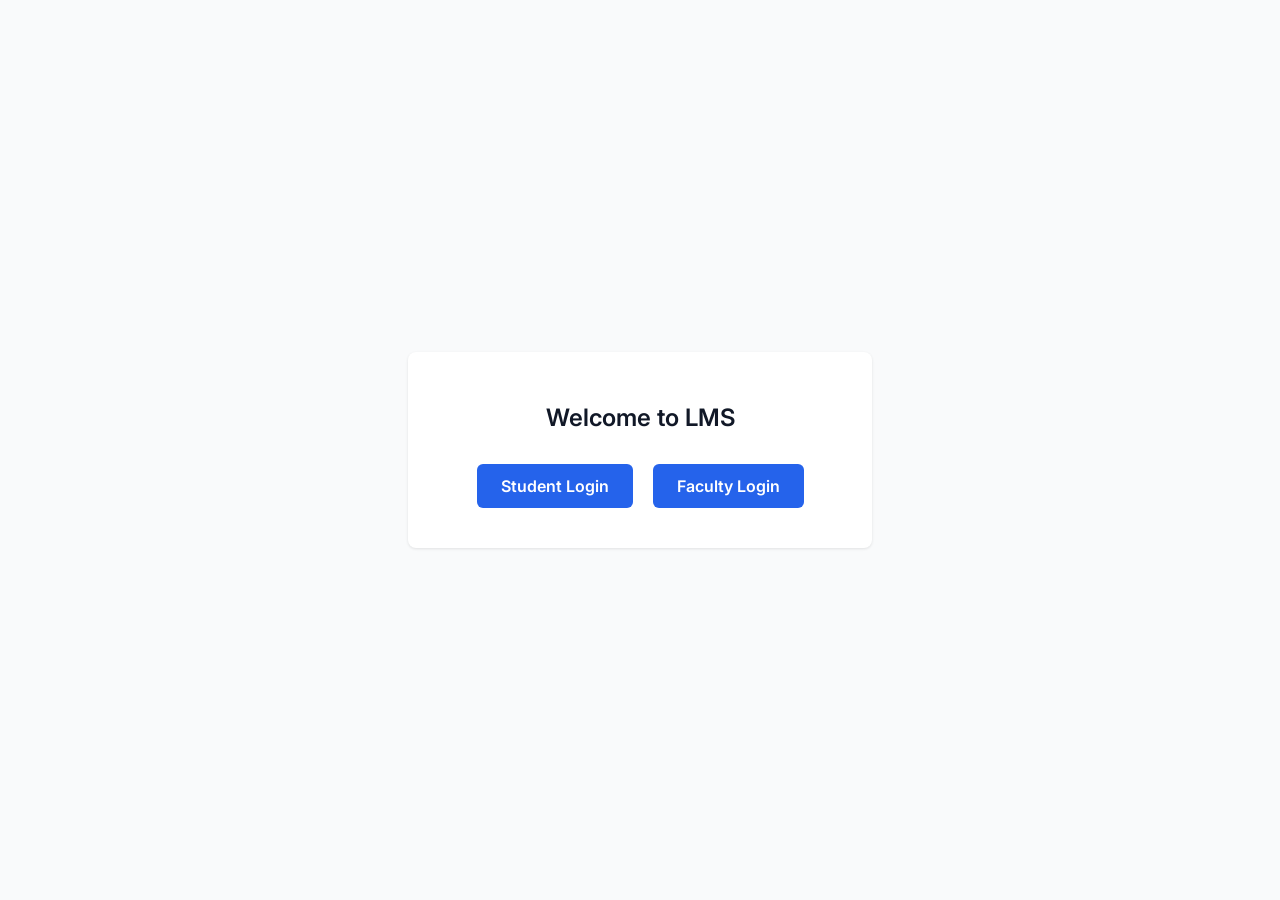
<file: templates/login/index.html>
<!DOCTYPE html>
<html lang="en">
<head>
    <meta charset="UTF-8">
    <meta name="viewport" content="width=device-width, initial-scale=1.0">
    <title>Welcome to College LMS</title>
    <link href="https://fonts.googleapis.com/css2?family=Inter:wght@400;600;700&display=swap" rel="stylesheet">
    <style>
        body {
            font-family: 'Inter', sans-serif;
            background-color: #f9fafb;
            display: flex;
            justify-content: center;
            align-items: center;
            height: 100vh;
            margin: 0;
        }

        .login-container {
            background-color: #ffffff;
            border-radius: 0.5rem;
            box-shadow: 0 1px 3px rgba(0, 0, 0, 0.1);
            padding: 2rem;
            width: 100%;
            max-width: 400px;
            text-align: center;
        }

        .login-title {
            font-size: 1.5rem;
            font-weight: 600;
            color: #111827;
            margin-bottom: 1.5rem;
        }

        .login-button {
            display: inline-block;
            padding: 0.75rem 1.5rem;
            border-radius: 0.375rem;
            background-color: #2563eb;
            color: #ffffff;
            font-size: 1rem;
            font-weight: 600;
            text-decoration: none;
            margin: 0.5rem;
            transition: background-color 0.2s ease;
        }

        .login-button:hover {
            background-color: #1e40af;
        }
    </style>
</head>
<body>
    <div class="login-container">
        <h2 class="login-title">Welcome to LMS</h2>
        <a href="student_login.html" class="login-button">Student Login</a>
        <a href="faculty_login.html" class="login-button">Faculty Login</a>
    </div>
</body>
</html>
</file>
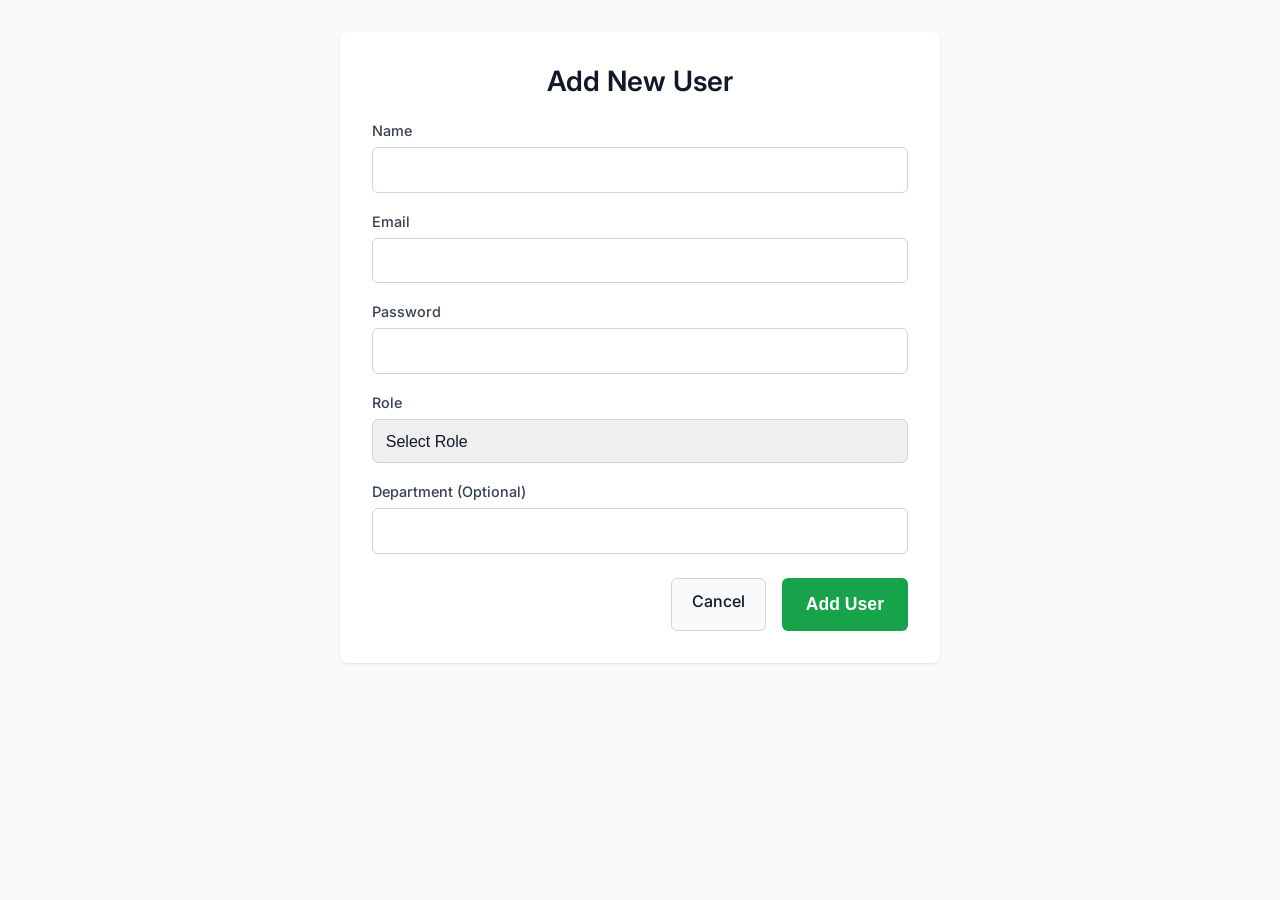
<file: templates/admin/add_user.html>
<!DOCTYPE html>
<html lang="en">
<head>
    <meta charset="UTF-8">
    <meta name="viewport" content="width=device-width, initial-scale=1.0">
    <title>Add New User</title>
    <link href="https://fonts.googleapis.com/css2?family=Inter:wght@400;600;700&display=swap" rel="stylesheet">
    <style>
        /* Basic Reset */
        * {
            margin: 0;
            padding: 0;
            box-sizing: border-box;
        }

        body {
            font-family: 'Inter', sans-serif;
            background-color: #f9fafb;
            margin: 0;
            padding: 2rem;
            display: flex;
            justify-content: center;
            align-items: flex-start;
            min-height: 100vh;
        }

        .add-user-container {
            background-color: #ffffff;
            border-radius: 0.5rem;
            box-shadow: 0 1px 3px rgba(0, 0, 0, 0.1);
            padding: 2rem;
            width: 100%;
            max-width: 600px;
        }

        .add-user-title {
            font-size: 1.75rem;
            font-weight: 600;
            color: #111827;
            margin-bottom: 1.5rem;
            text-align: center;
        }

        .form-group {
            margin-bottom: 1.25rem;
        }

        .form-label {
            display: block;
            font-size: 0.9rem;
            color: #374151;
            margin-bottom: 0.5rem;
            font-weight: 500;
        }

        .form-input,
        .form-select {
            width: 100%;
            padding: 0.8rem;
            border-radius: 0.375rem;
            border: 1px solid #d1d5db;
            font-size: 1rem;
            color: #111827;
            outline: none;
            box-sizing: border-box;
        }

        .form-input:focus,
        .form-select:focus {
            border-color: #2563eb;
            box-shadow: 0 0 0 3px rgba(39, 100, 240, 0.15);
        }

        .form-select {
            appearance: none;
            background-image: url('data:image/svg+xml;charset=UTF-8,<svg fill="%23374151" viewBox="0 0 20 20"><path d="M7 7l3-3 3 3m0 6l-3 3-3-3"/></svg>');
            background-repeat: no-repeat;
            background-position: right 0.75rem center;
            background-size: 1rem 1rem;
        }

        .submit-button-container {
            display: flex;
            justify-content: flex-end;
            margin-top: 1.5rem;
        }

        .submit-button {
            padding: 1rem 1.5rem;
            border-radius: 0.375rem;
            background-color: #16a34a;
            color: #ffffff;
            font-size: 1.1rem;
            font-weight: 600;
            border: none;
            cursor: pointer;
            transition: background-color 0.2s ease;
            margin-left: 1rem;
        }

        .submit-button:hover {
            background-color: #15803d;
        }

        .back-button {
            padding: 0.75rem 1.25rem;
            border: 1px solid #d1d5db;
            border-radius: 0.375rem;
            background-color: #f9fafb;
            color: #111827;
            font-size: 1rem;
            font-weight: 500;
            cursor: pointer;
            text-decoration: none;
            transition: background-color 0.2s ease;
        }

        .back-button:hover {
            background-color: #edf2f7;
        }
    </style>
</head>
<body>
    <div class="add-user-container">
        <h2 class="add-user-title">Add New User</h2>
        <form id="add-user-form">
            <div class="form-group">
                <label for="name" class="form-label">Name</label>
                <input type="text" id="name" name="name" class="form-input" required>
            </div>
            <div class="form-group">
                <label for="email" class="form-label">Email</label>
                <input type="email" id="email" name="email" class="form-input" required>
            </div>
            <div class="form-group">
                <label for="password" class="form-label">Password</label>
                <input type="password" id="password" name="password" class="form-input" required>
            </div>
            <div class="form-group">
                <label for="role" class="form-label">Role</label>
                <select id="role" name="role" class="form-select" required>
                    <option value="">Select Role</option>
                    <option value="student">Student</option>
                    <option value="faculty">Faculty</option>
                    <option value="admin">Admin</option>
                </select>
            </div>
            <div class="form-group">
                <label for="department" class="form-label">Department (Optional)</label>
                <input type="text" id="department" name="department" class="form-input">
            </div>
            <div class="submit-button-container">
                <a href="/templates/admin/manage_users.html" class="back-button">Cancel</a>
                <button type="submit" class="submit-button">Add User</button>
            </div>
        </form>
    </div>
    <!-- <script src="/static/js/add_user.js"></script> -->
</body>
</html>
</file>
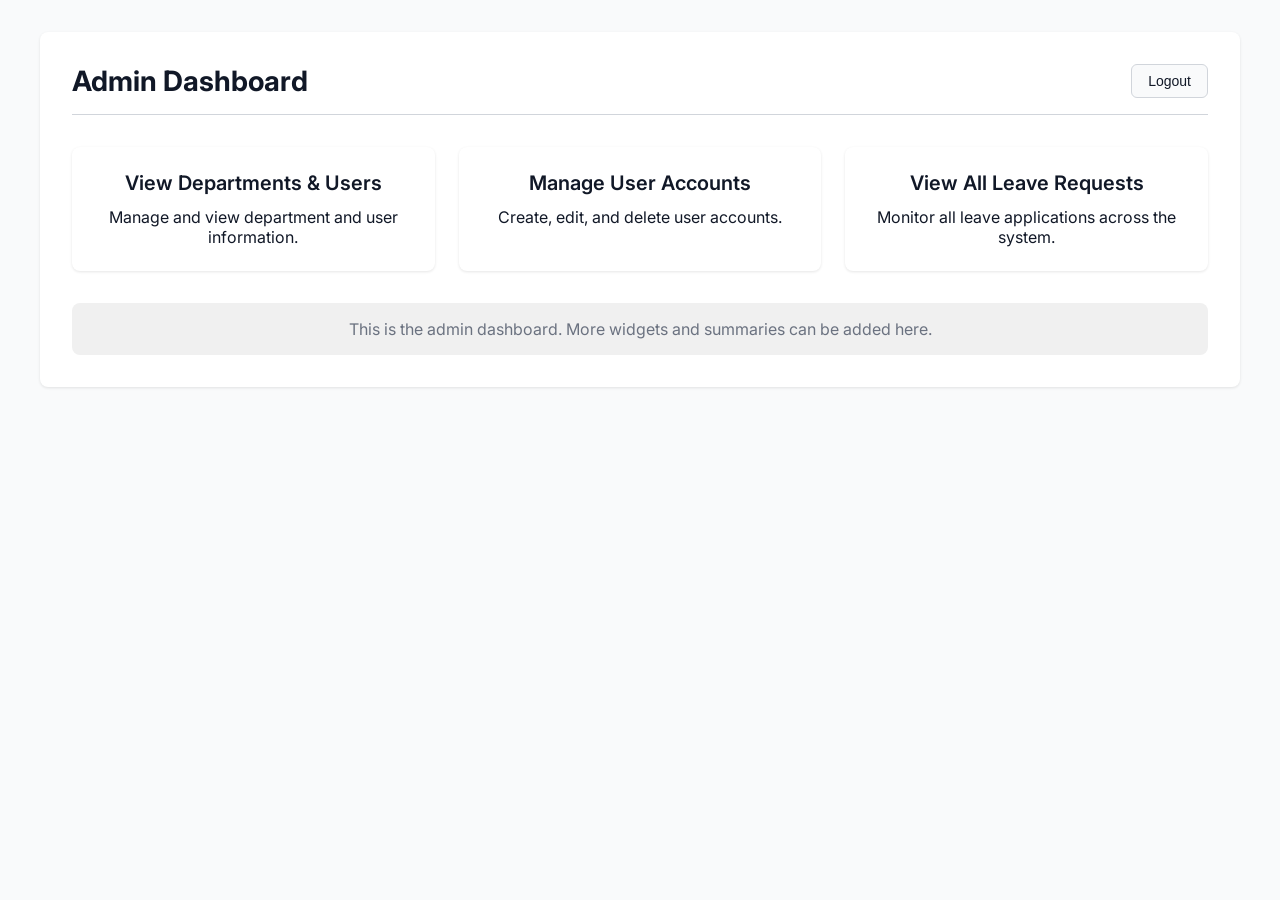
<file: templates/admin/admin_dashboard.html>
<!DOCTYPE html>
<html lang="en">
<head>
    <meta charset="UTF-8">
    <meta name="viewport" content="width=device-width, initial-scale=1.0">
    <title>Admin Dashboard</title>
    <link href="https://fonts.googleapis.com/css2?family=Inter:wght@400;600;700&display=swap" rel="stylesheet">
    <style>
        /* Basic Reset */
        * {
            margin: 0;
            padding: 0;
            box-sizing: border-box;
        }

        body {
            font-family: 'Inter', sans-serif;
            background-color: #f9fafb;
            margin: 0;
            padding: 0;
        }

        .admin-dashboard-container {
            max-width: 1200px;
            margin: 2rem auto;
            padding: 2rem;
            background-color: #ffffff;
            border-radius: 0.5rem;
            box-shadow: 0 1px 3px rgba(0, 0, 0, 0.1);
        }

        .admin-dashboard-header {
            display: flex;
            justify-content: space-between;
            align-items: center;
            margin-bottom: 2rem;
            border-bottom: 1px solid #d1d5db;
            padding-bottom: 1rem;
        }

        .admin-dashboard-title {
            font-size: 1.75rem;
            font-weight: 700;
            color: #111827;
        }

        .admin-actions button,
        .admin-actions a {
            padding: 0.5rem 1rem;
            border: 1px solid #d1d5db;
            border-radius: 0.375rem;
            background-color: #f9fafb;
            color: #111827;
            font-size: 0.875rem;
            cursor: pointer;
            text-decoration: none;
            transition: background-color 0.2s ease;
            margin-left: 0.5rem;
        }

        .admin-actions button:hover,
        .admin-actions a:hover {
            background-color: #edf2f7;
        }

        .navigation-cards {
            display: grid;
            grid-template-columns: repeat(auto-fit, minmax(250px, 1fr));
            grid-gap: 1.5rem;
            margin-bottom: 2rem;
        }

        .nav-card {
            background-color: #ffffff;
            border-radius: 0.5rem;
            box-shadow: 0 1px 3px rgba(0, 0, 0, 0.1);
            padding: 1.5rem;
            text-align: center;
            text-decoration: none;
            color: #111827;
            transition: transform 0.2s ease-in-out;
        }

        .nav-card:hover {
            transform: translateY(-5px);
        }

        .nav-card h3 {
            font-size: 1.25rem;
            font-weight: 600;
            margin-bottom: 0.75rem;
        }

        .dashboard-content {
            padding: 1rem;
            background-color: #f0f0f0;
            border-radius: 0.5rem;
            text-align: center;
            color: #6b7280;
        }
    </style>
</head>
<body>
    <div class="admin-dashboard-container">
        <div class="admin-dashboard-header">
            <h1 class="admin-dashboard-title">Admin Dashboard</h1>
            <div class="admin-actions">
                <button onclick="logout()">Logout</button>
            </div>
        </div>

        <div class="navigation-cards">
            <a href="/templates/admin/department_view.html" class="nav-card">
                <h3>View Departments & Users</h3>
                <p>Manage and view department and user information.</p>
            </a>
            <a href="/templates/admin/manage_users.html" class="nav-card">
                <h3>Manage User Accounts</h3>
                <p>Create, edit, and delete user accounts.</p>
            </a>
            <a href="/templates/admin/all_leaves.html" class="nav-card">
                <h3>View All Leave Requests</h3>
                <p>Monitor all leave applications across the system.</p>
            </a>
            </div>

        <div class="dashboard-content">
            <p>This is the admin dashboard. More widgets and summaries can be added here.</p>
        </div>
    </div>
    <script>
        function logout() {
            // In a real application, handle backend admin logout.
            window.location.href = '/templates/login/index.html'; // Redirect to the common login page
        }
    </script>
</body>
</html>
</file>
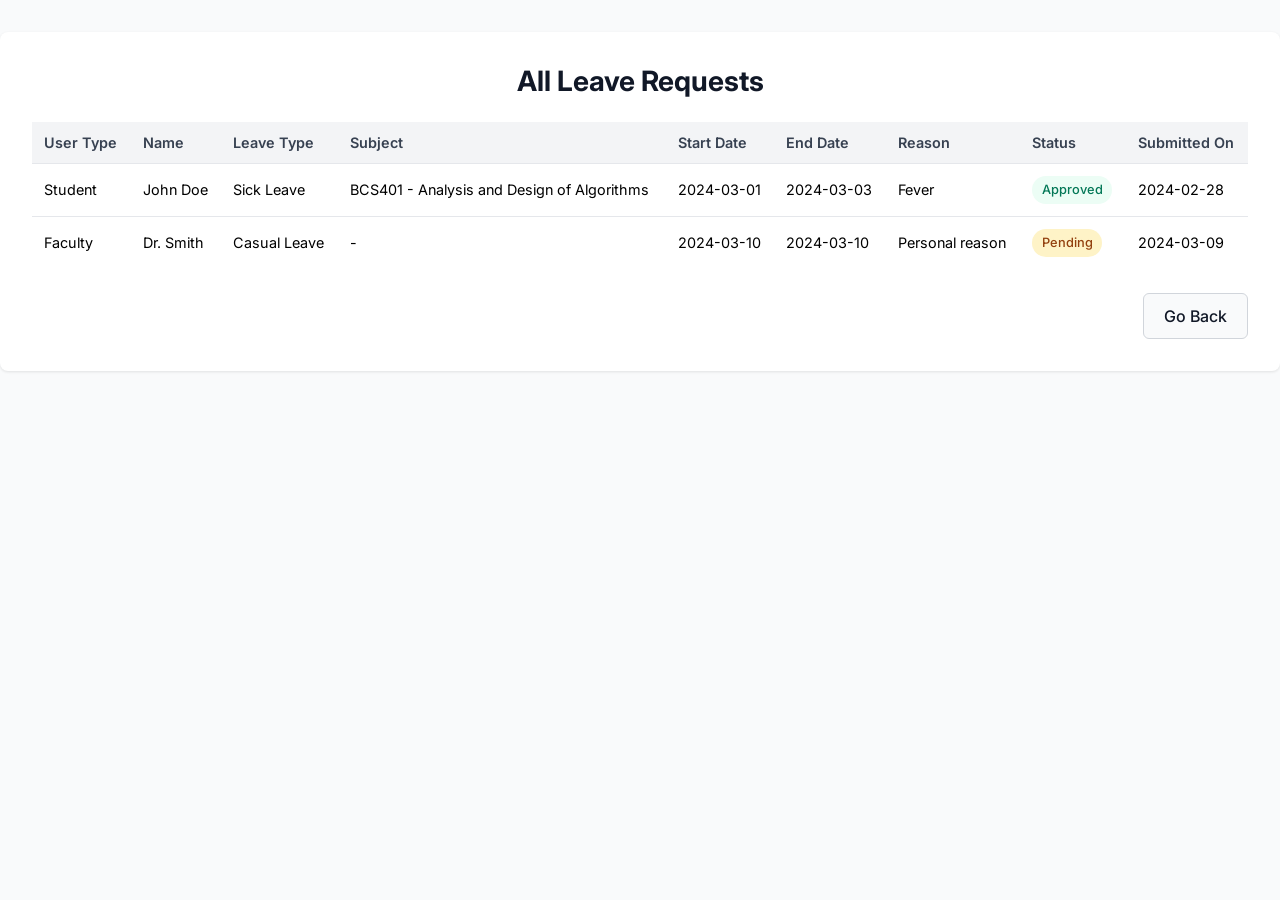
<file: templates/admin/all_leaves.html>
<!DOCTYPE html>
<html lang="en">
<head>
    <meta charset="UTF-8">
    <meta name="viewport" content="width=device-width, initial-scale=1.0">
    <title>View All Leave Requests</title>
    <link href="https://fonts.googleapis.com/css2?family=Inter:wght@400;600;700&display=swap" rel="stylesheet">
    <style>
        /* Basic Reset */
        * {
            margin: 0;
            padding: 0;
            box-sizing: border-box;
        }

        body {
            font-family: 'Inter', sans-serif;
            background-color: #f9fafb;
            margin: 0;
            padding: 0;
        }

        .all-leaves-container {
            max-width: 1400px; /* Wider container to accommodate more columns */
            margin: 2rem auto;
            padding: 2rem;
            background-color: #ffffff;
            border-radius: 0.5rem;
            box-shadow: 0 1px 3px rgba(0, 0, 0, 0.1);
        }

        .all-leaves-title {
            font-size: 1.75rem;
            font-weight: 700;
            color: #111827;
            margin-bottom: 1.5rem;
            text-align: center;
        }

        .all-leaves-table {
            width: 100%;
            border-collapse: collapse;
            margin-top: 1rem;
        }

        .all-leaves-table th,
        .all-leaves-table td {
            padding: 0.75rem;
            text-align: left;
            border-bottom: 1px solid #e5e7eb;
            font-size: 0.9rem;
        }

        .all-leaves-table th {
            background-color: #f3f4f6;
            font-weight: 600;
            color: #374151;
        }

        .all-leaves-table tbody tr:last-child td {
            border-bottom: none;
        }

        .status-badge {
            display: inline-block;
            padding: 0.4rem 0.6rem;
            border-radius: 9999px;
            font-size: 0.8rem;
            font-weight: 500;
        }

        .status-pending {
            background-color: #fef3c7;
            color: #92400e;
        }

        .status-approved {
            background-color: #ecfdf5;
            color: #047857;
        }

        .status-rejected {
            background-color: #fee2e2;
            color: #991b1b;
        }

        .no-leaves-message {
            text-align: center;
            color: #6b7280;
            font-size: 1rem;
            margin-top: 2rem;
        }

        .button-container {
            display: flex;
            justify-content: flex-end;
            margin-top: 1.5rem;
        }

        .back-button {
            padding: 0.75rem 1.25rem;
            border: 1px solid #d1d5db;
            border-radius: 0.375rem;
            background-color: #f9fafb;
            color: #111827;
            font-size: 1rem;
            font-weight: 500;
            cursor: pointer;
            text-decoration: none;
            transition: background-color 0.2s ease;
            margin-left: 1rem;
        }

        .back-button:hover {
            background-color: #edf2f7;
        }
    </style>
</head>
<body>
    <div class="all-leaves-container">
        <h2 class="all-leaves-title">All Leave Requests</h2>
        <table class="all-leaves-table">
            <thead>
                <tr>
                    <th>User Type</th>
                    <th>Name</th>
                    <th>Leave Type</th>
                    <th>Subject</th>
                    <th>Start Date</th>
                    <th>End Date</th>
                    <th>Reason</th>
                    <th>Status</th>
                    <th>Submitted On</th>
                </tr>
            </thead>
            <tbody>
                <tr>
                    <td>Student</td>
                    <td>John Doe</td>
                    <td>Sick Leave</td>
                    <td>BCS401 - Analysis and Design of Algorithms</td>
                    <td>2024-03-01</td>
                    <td>2024-03-03</td>
                    <td>Fever</td>
                    <td><span class="status-badge status-approved">Approved</span></td>
                    <td>2024-02-28</td>
                </tr>
                <tr>
                    <td>Faculty</td>
                    <td>Dr. Smith</td>
                    <td>Casual Leave</td>
                    <td>-</td>
                    <td>2024-03-10</td>
                    <td>2024-03-10</td>
                    <td>Personal reason</td>
                    <td><span class="status-badge status-pending">Pending</span></td>
                    <td>2024-03-09</td>
                </tr>
                </tbody>
        </table>
        <p class="no-leaves-message" style="display: none;">No leave requests found.</p>
        <div class="button-container">
            <a href="/templates/admin/admin_dashboard.html" class="back-button">Go Back</a>
        </div>
    </div>
    <!-- <script src="/static/js/all_leaves.js"></script> -->
</body>
</html>
</file>
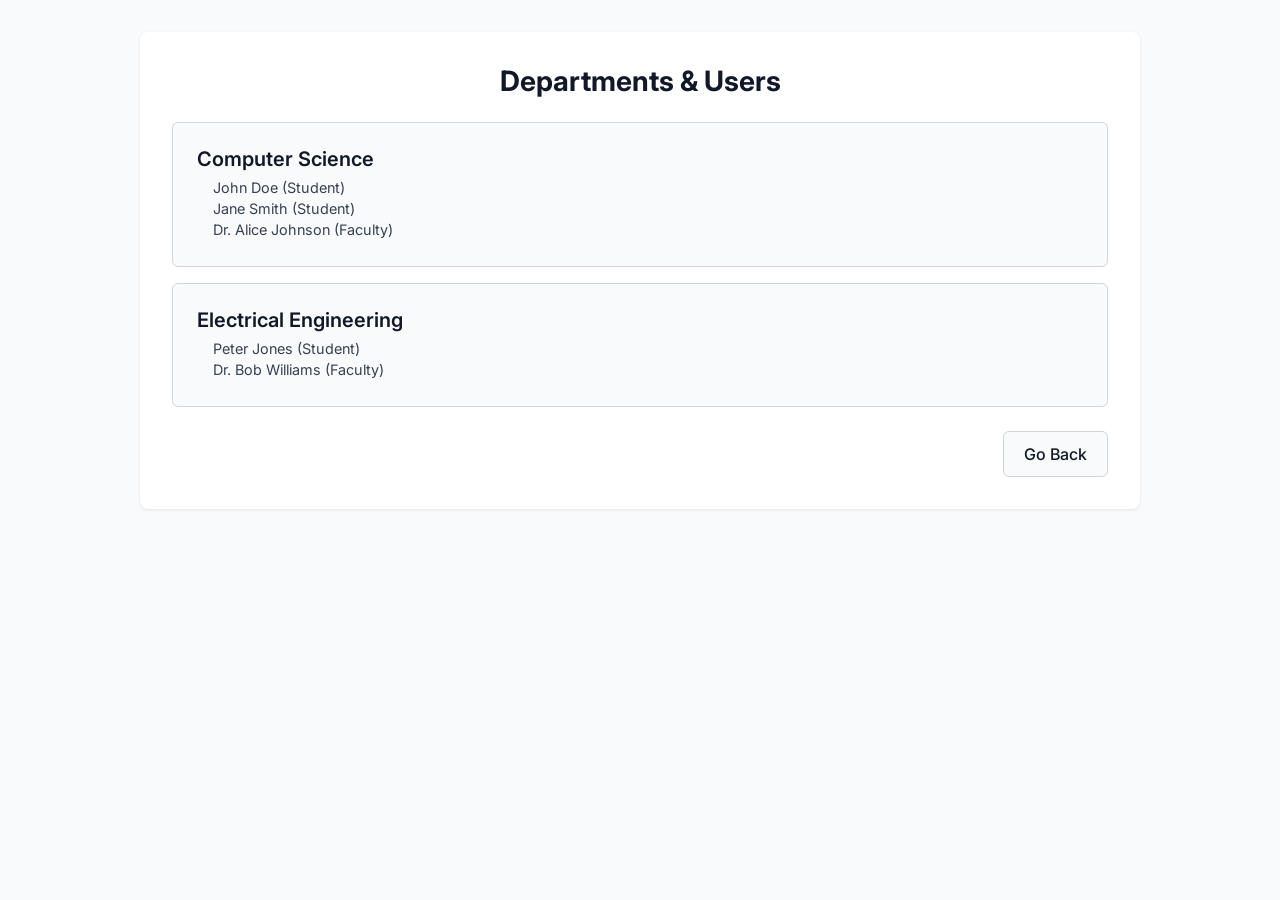
<file: templates/admin/department_view.html>
<!DOCTYPE html>
<html lang="en">
<head>
    <meta charset="UTF-8">
    <meta name="viewport" content="width=device-width, initial-scale=1.0">
    <title>View Departments & Users</title>
    <link href="https://fonts.googleapis.com/css2?family=Inter:wght@400;600;700&display=swap" rel="stylesheet">
    <style>
        /* Basic Reset */
        * {
            margin: 0;
            padding: 0;
            box-sizing: border-box;
        }

        body {
            font-family: 'Inter', sans-serif;
            background-color: #f9fafb;
            margin: 0;
            padding: 0;
        }

        .department-view-container {
            max-width: 1000px;
            margin: 2rem auto;
            padding: 2rem;
            background-color: #ffffff;
            border-radius: 0.5rem;
            box-shadow: 0 1px 3px rgba(0, 0, 0, 0.1);
        }

        .department-view-title {
            font-size: 1.75rem;
            font-weight: 700;
            color: #111827;
            margin-bottom: 1.5rem;
            text-align: center;
        }

        .department-list {
            margin-top: 1rem;
        }

        .department-card {
            background-color: #f9fafb;
            border: 1px solid #d1d5db;
            border-radius: 0.375rem;
            margin-bottom: 1rem;
            padding: 1.5rem;
        }

        .department-name {
            font-size: 1.25rem;
            font-weight: 600;
            color: #111827;
            margin-bottom: 0.5rem;
        }

        .user-list {
            list-style: none;
            padding-left: 1rem;
        }

        .user-list li {
            font-size: 0.9rem;
            color: #374151;
            margin-bottom: 0.25rem;
        }

        .no-departments-message {
            text-align: center;
            color: #6b7280;
            font-size: 1rem;
            margin-top: 2rem;
        }

        .button-container {
            display: flex;
            justify-content: flex-end;
            margin-top: 1.5rem;
        }

        .back-button {
            padding: 0.75rem 1.25rem;
            border: 1px solid #d1d5db;
            border-radius: 0.375rem;
            background-color: #f9fafb;
            color: #111827;
            font-size: 1rem;
            font-weight: 500;
            cursor: pointer;
            text-decoration: none;
            transition: background-color 0.2s ease;
            margin-left: 1rem;
        }

        .back-button:hover {
            background-color: #edf2f7;
        }
    </style>
</head>
<body>
    <div class="department-view-container">
        <h2 class="department-view-title">Departments & Users</h2>
        <div class="department-list">
            <div class="department-card">
                <h3 class="department-name">Computer Science</h3>
                <ul class="user-list">
                    <li>John Doe (Student)</li>
                    <li>Jane Smith (Student)</li>
                    <li>Dr. Alice Johnson (Faculty)</li>
                </ul>
            </div>
            <div class="department-card">
                <h3 class="department-name">Electrical Engineering</h3>
                <ul class="user-list">
                    <li>Peter Jones (Student)</li>
                    <li>Dr. Bob Williams (Faculty)</li>
                </ul>
            </div>
        </div>
        <p class="no-departments-message" style="display: none;">No departments found.</p>
        <div class="button-container">
            <a href="/templates/admin/admin_dashboard.html" class="back-button">Go Back</a>
        </div>
    </div>
    <!-- <script src="/static/js/department_view.js"></script> -->
</body>
</html>
</file>
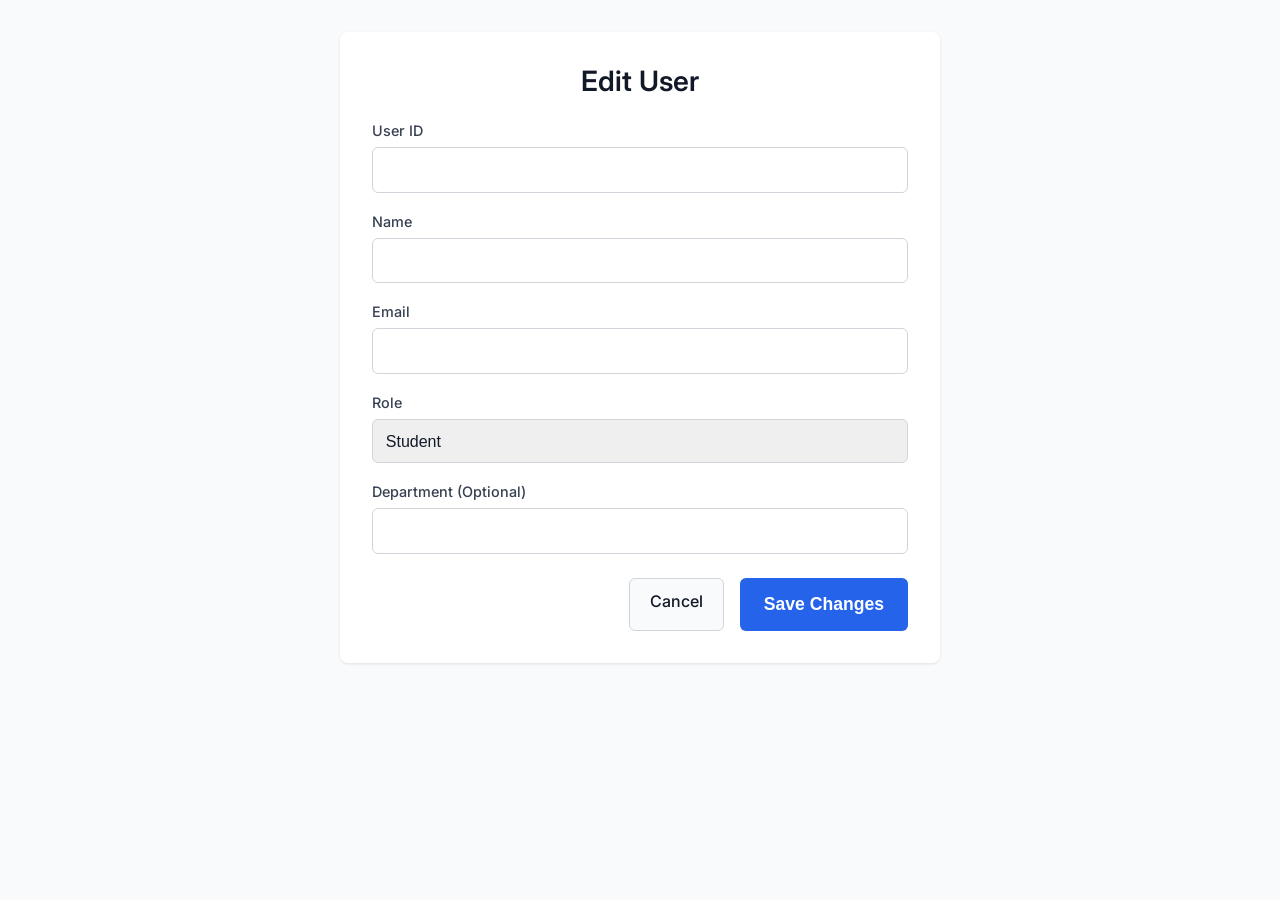
<file: templates/admin/edit_user.html>
<!DOCTYPE html>
<html lang="en">
<head>
    <meta charset="UTF-8">
    <meta name="viewport" content="width=device-width, initial-scale=1.0">
    <title>Edit User</title>
    <link href="https://fonts.googleapis.com/css2?family=Inter:wght@400;600;700&display=swap" rel="stylesheet">
    <style>
        /* Basic Reset */
        * {
            margin: 0;
            padding: 0;
            box-sizing: border-box;
        }

        body {
            font-family: 'Inter', sans-serif;
            background-color: #f9fafb;
            margin: 0;
            padding: 2rem;
            display: flex;
            justify-content: center;
            align-items: flex-start;
            min-height: 100vh;
        }

        .edit-user-container {
            background-color: #ffffff;
            border-radius: 0.5rem;
            box-shadow: 0 1px 3px rgba(0, 0, 0, 0.1);
            padding: 2rem;
            width: 100%;
            max-width: 600px;
        }

        .edit-user-title {
            font-size: 1.75rem;
            font-weight: 600;
            color: #111827;
            margin-bottom: 1.5rem;
            text-align: center;
        }

        .form-group {
            margin-bottom: 1.25rem;
        }

        .form-label {
            display: block;
            font-size: 0.9rem;
            color: #374151;
            margin-bottom: 0.5rem;
            font-weight: 500;
        }

        .form-input,
        .form-select {
            width: 100%;
            padding: 0.8rem;
            border-radius: 0.375rem;
            border: 1px solid #d1d5db;
            font-size: 1rem;
            color: #111827;
            outline: none;
            box-sizing: border-box;
        }

        .form-input:focus,
        .form-select:focus {
            border-color: #2563eb;
            box-shadow: 0 0 0 3px rgba(39, 100, 240, 0.15);
        }

        .form-select {
            appearance: none;
            background-image: url('data:image/svg+xml;charset=UTF-8,<svg fill="%23374151" viewBox="0 0 20 20"><path d="M7 7l3-3 3 3m0 6l-3 3-3-3"/></svg>');
            background-repeat: no-repeat;
            background-position: right 0.75rem center;
            background-size: 1rem 1rem;
        }

        .submit-button-container {
            display: flex;
            justify-content: flex-end;
            margin-top: 1.5rem;
        }

        .submit-button {
            padding: 1rem 1.5rem;
            border-radius: 0.375rem;
            background-color: #2563eb; /* Blue for edit/update */
            color: #ffffff;
            font-size: 1.1rem;
            font-weight: 600;
            border: none;
            cursor: pointer;
            transition: background-color 0.2s ease;
            margin-left: 1rem;
        }

        .submit-button:hover {
            background-color: #1e40af;
        }

        .back-button {
            padding: 0.75rem 1.25rem;
            border: 1px solid #d1d5db;
            border-radius: 0.375rem;
            background-color: #f9fafb;
            color: #111827;
            font-size: 1rem;
            font-weight: 500;
            cursor: pointer;
            text-decoration: none;
            transition: background-color 0.2s ease;
        }

        .back-button:hover {
            background-color: #edf2f7;
        }
    </style>
</head>
<body>
    <div class="edit-user-container">
        <h2 class="edit-user-title">Edit User</h2>
        <form id="edit-user-form">
            <div class="form-group">
                <label for="user_id" class="form-label">User ID</label>
                <input type="text" id="user_id" name="user_id" class="form-input" value="" readonly>
            </div>
            <div class="form-group">
                <label for="name" class="form-label">Name</label>
                <input type="text" id="name" name="name" class="form-input" value="" required>
            </div>
            <div class="form-group">
                <label for="email" class="form-label">Email</label>
                <input type="email" id="email" name="email" class="form-input" value="" required>
            </div>
            <div class="form-group">
                <label for="role" class="form-label">Role</label>
                <select id="role" name="role" class="form-select" required>
                    <option value="student">Student</option>
                    <option value="faculty">Faculty</option>
                    <option value="admin">Admin</option>
                </select>
            </div>
            <div class="form-group">
                <label for="department" class="form-label">Department (Optional)</label>
                <input type="text" id="department" name="department" class="form-input" value="">
            </div>
            <div class="submit-button-container">
                <a href="/templates/admin/manage_users.html" class="back-button">Cancel</a>
                <button type="submit" class="submit-button">Save Changes</button>
            </div>
        </form>
    </div>
    <!-- <script src="/static/js/edit_user.js"></script> -->
</body>
</html>
</file>
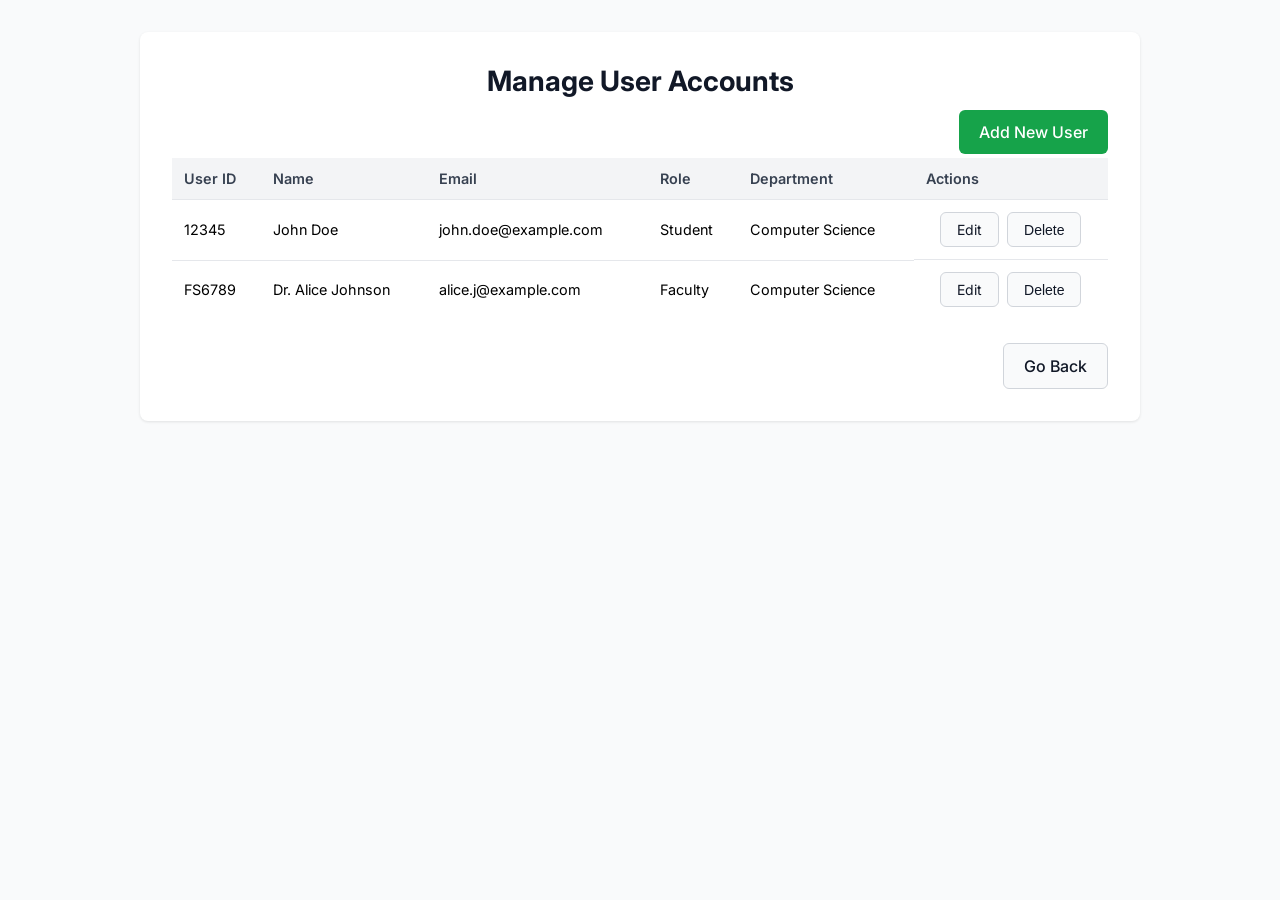
<file: templates/admin/manage_users.html>
<!DOCTYPE html>
<html lang="en">
<head>
    <meta charset="UTF-8">
    <meta name="viewport" content="width=device-width, initial-scale=1.0">
    <title>Manage User Accounts</title>
    <link href="https://fonts.googleapis.com/css2?family=Inter:wght@400;600;700&display=swap" rel="stylesheet">
    <style>
        /* Basic Reset */
        * {
            margin: 0;
            padding: 0;
            box-sizing: border-box;
        }

        body {
            font-family: 'Inter', sans-serif;
            background-color: #f9fafb;
            margin: 0;
            padding: 0;
        }

        .manage-users-container {
            max-width: 1000px;
            margin: 2rem auto;
            padding: 2rem;
            background-color: #ffffff;
            border-radius: 0.5rem;
            box-shadow: 0 1px 3px rgba(0, 0, 0, 0.1);
        }

        .manage-users-title {
            font-size: 1.75rem;
            font-weight: 700;
            color: #111827;
            margin-bottom: 1.5rem;
            text-align: center;
        }

        .user-list-table {
            width: 100%;
            border-collapse: collapse;
            margin-top: 1rem;
        }

        .user-list-table th,
        .user-list-table td {
            padding: 0.75rem;
            text-align: left;
            border-bottom: 1px solid #e5e7eb;
            font-size: 0.9rem;
        }

        .user-list-table th {
            background-color: #f3f4f6;
            font-weight: 600;
            color: #374151;
        }

        .user-list-table tbody tr:last-child td {
            border-bottom: none;
        }

        .action-buttons {
            display: flex;
            gap: 0.5rem;
            justify-content: center;
        }

        .action-button {
            padding: 0.5rem 1rem;
            border: 1px solid #d1d5db;
            border-radius: 0.375rem;
            background-color: #f9fafb;
            color: #111827;
            font-size: 0.875rem;
            cursor: pointer;
            transition: background-color 0.2s ease;
            text-decoration: none;
        }

        .action-button:hover {
            background-color: #edf2f7;
        }

        .add-new-button-container {
            text-align: right;
            margin-bottom: 1rem;
        }

        .add-new-button {
            padding: 0.75rem 1.25rem;
            border-radius: 0.375rem;
            background-color: #16a34a;
            color: #ffffff;
            font-size: 1rem;
            font-weight: 500;
            border: none;
            cursor: pointer;
            transition: background-color 0.2s ease;
            text-decoration: none;
        }

        .add-new-button:hover {
            background-color: #15803d;
        }

        .no-users-message {
            text-align: center;
            color: #6b7280;
            font-size: 1rem;
            margin-top: 2rem;
        }

        .button-container {
            display: flex;
            justify-content: flex-end;
            margin-top: 1.5rem;
        }

        .back-button {
            padding: 0.75rem 1.25rem;
            border: 1px solid #d1d5db;
            border-radius: 0.375rem;
            background-color: #f9fafb;
            color: #111827;
            font-size: 1rem;
            font-weight: 500;
            cursor: pointer;
            text-decoration: none;
            transition: background-color 0.2s ease;
            margin-left: 1rem;
        }

        .back-button:hover {
            background-color: #edf2f7;
        }
    </style>
</head>
<body>
    <div class="manage-users-container">
        <h2 class="manage-users-title">Manage User Accounts</h2>
        <div class="add-new-button-container">
            <a href="/templates/admin/add_user.html" class="add-new-button">Add New User</a>
        </div>
        <table class="user-list-table">
            <thead>
                <tr>
                    <th>User ID</th>
                    <th>Name</th>
                    <th>Email</th>
                    <th>Role</th>
                    <th>Department</th>
                    <th>Actions</th>
                </tr>
            </thead>
            <tbody>
                <tr>
                    <td>12345</td>
                    <td>John Doe</td>
                    <td>john.doe@example.com</td>
                    <td>Student</td>
                    <td>Computer Science</td>
                    <td class="action-buttons">
                        <a href="/templates/admin/edit_user.html?id=12345" class="action-button">Edit</a>
                        <button class="action-button">Delete</button>
                    </td>
                </tr>
                <tr>
                    <td>FS6789</td>
                    <td>Dr. Alice Johnson</td>
                    <td>alice.j@example.com</td>
                    <td>Faculty</td>
                    <td>Computer Science</td>
                    <td class="action-buttons">
                        <a href="/templates/admin/edit_user.html?id=FS6789" class="action-button">Edit</a>
                        <button class="action-button">Delete</button>
                    </td>
                </tr>
            </tbody>
        </table>
        <p class="no-users-message" style="display: none;">No user accounts found.</p>
        <div class="button-container">
            <a href="/templates/admin/admin_dashboard.html" class="back-button">Go Back</a>
        </div>
    </div>
    <!-- <script src="../static/js/manage_users.js"></script> -->
</body>
</html>
</file>
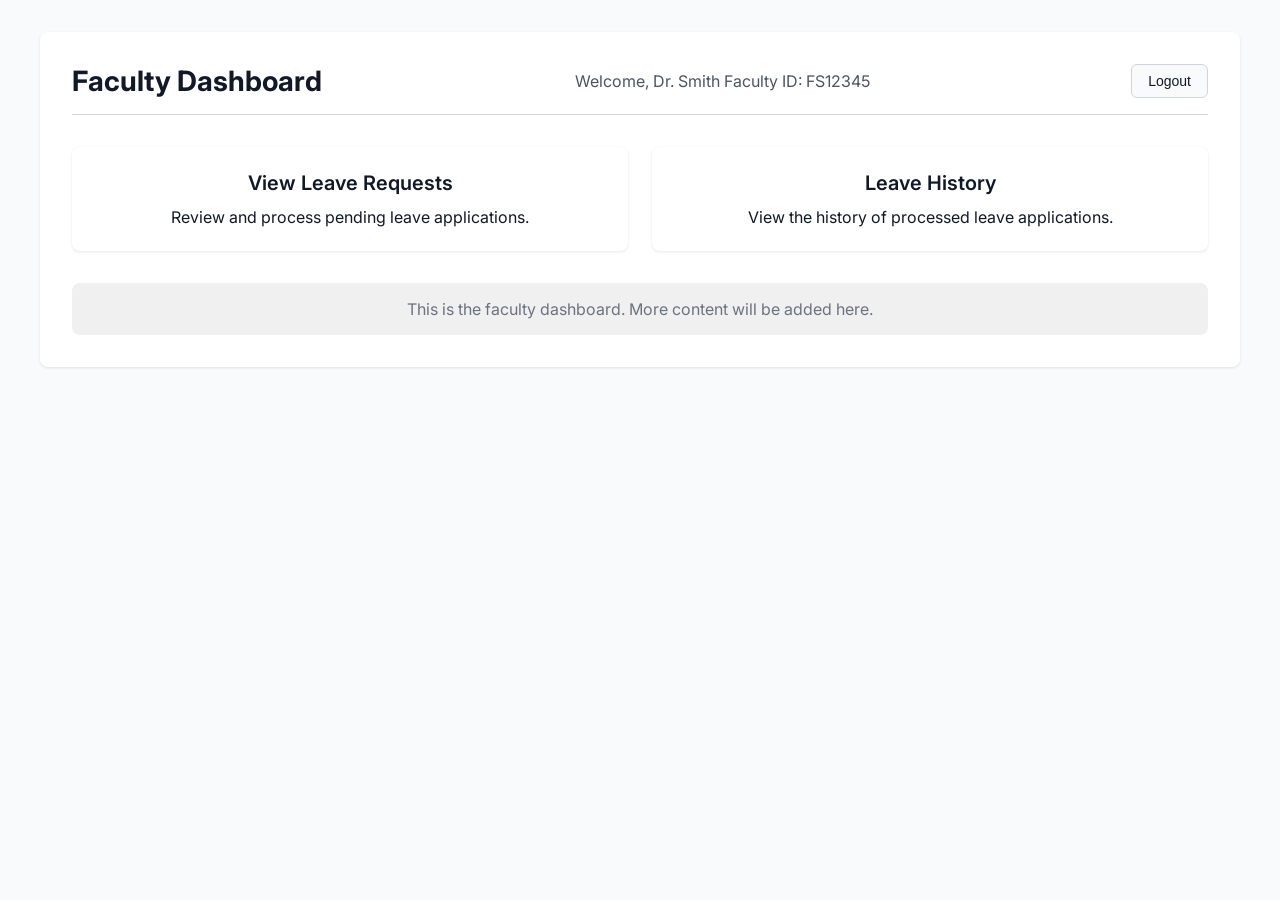
<file: templates/faculty/faculty_dashboard.html>
<!DOCTYPE html>
<html lang="en">
<head>
    <meta charset="UTF-8">
    <meta name="viewport" content="width=device-width, initial-scale=1.0">
    <title>Faculty Dashboard</title>
    <link href="https://fonts.googleapis.com/css2?family=Inter:wght@400;600;700&display=swap" rel="stylesheet">
    <style>
        /* Reset styles */
        * {
            margin: 0;
            padding: 0;
            box-sizing: border-box;
        }

        body {
            font-family: 'Inter', sans-serif;
            background-color: #f9fafb;
            margin: 0;
            padding: 0;
        }

        .dashboard-container {
            max-width: 1200px;
            margin: 2rem auto;
            padding: 2rem;
            background-color: #ffffff;
            border-radius: 0.5rem;
            box-shadow: 0 1px 3px rgba(0, 0, 0, 0.1);
        }

        .dashboard-header {
            display: flex;
            justify-content: space-between;
            align-items: center;
            margin-bottom: 2rem;
            border-bottom: 1px solid #d1d5db;
            padding-bottom: 1rem;
        }

        .dashboard-title {
            font-size: 1.75rem;
            font-weight: 700;
            color: #111827;
        }

        .user-info {
            font-size: 1rem;
            color: #4b5563;
        }

        .dashboard-actions button,
        .dashboard-actions a {
            padding: 0.5rem 1rem;
            border: 1px solid #d1d5db;
            border-radius: 0.375rem;
            background-color: #f9fafb;
            color: #111827;
            font-size: 0.875rem;
            cursor: pointer;
            text-decoration: none;
            transition: background-color 0.2s ease;
            margin-left: 0.5rem;
        }

        .dashboard-actions button:hover,
        .dashboard-actions a:hover {
            background-color: #edf2f7;
        }

        .navigation-cards {
            display: grid;
            grid-template-columns: repeat(auto-fit, minmax(250px, 1fr));
            grid-gap: 1.5rem;
            margin-bottom: 2rem;
        }

        .nav-card {
            background-color: #ffffff;
            border-radius: 0.5rem;
            box-shadow: 0 1px 3px rgba(0, 0, 0, 0.1);
            padding: 1.5rem;
            text-align: center;
            text-decoration: none;
            color: #111827;
            transition: transform 0.2s ease-in-out;
        }

        .nav-card:hover {
            transform: translateY(-5px);
        }

        .nav-card h3 {
            font-size: 1.25rem;
            font-weight: 600;
            margin-bottom: 0.75rem;
        }

        .dashboard-content {
            /* You can add faculty-specific widgets or summaries here later */
            padding: 1rem;
            background-color: #f0f0f0;
            border-radius: 0.5rem;
            text-align: center;
            color: #6b7280;
        }
    </style>
</head>
<body>
    <div class="dashboard-container">
        <div class="dashboard-header">
            <h1 class="dashboard-title">Faculty Dashboard</h1>
            <div class="user-info">
                <span>Welcome, Dr. Smith</span>
                <span>Faculty ID: FS12345</span>
            </div>
            <div class="dashboard-actions">
                <button onclick="logout()">Logout</button>
            </div>
        </div>

        <div class="navigation-cards">
            <a href="/templates/faculty/leave_requests.html" class="nav-card">
                <h3>View Leave Requests</h3>
                <p>Review and process pending leave applications.</p>
            </a>
            <a href="/templates/faculty/leave_history.html" class="nav-card">
                <h3>Leave History</h3>
                <p>View the history of processed leave applications.</p>
            </a>
        </div>

        <div class="dashboard-content">
            <p>This is the faculty dashboard. More content will be added here.</p>
            </div>
    </div>
    <script>
        function logout() {
            // In a real application, handle backend logout.
            window.location.href = '/templates/login/faculty_login.html';
        }
    </script>
</body>
</html>
</file>
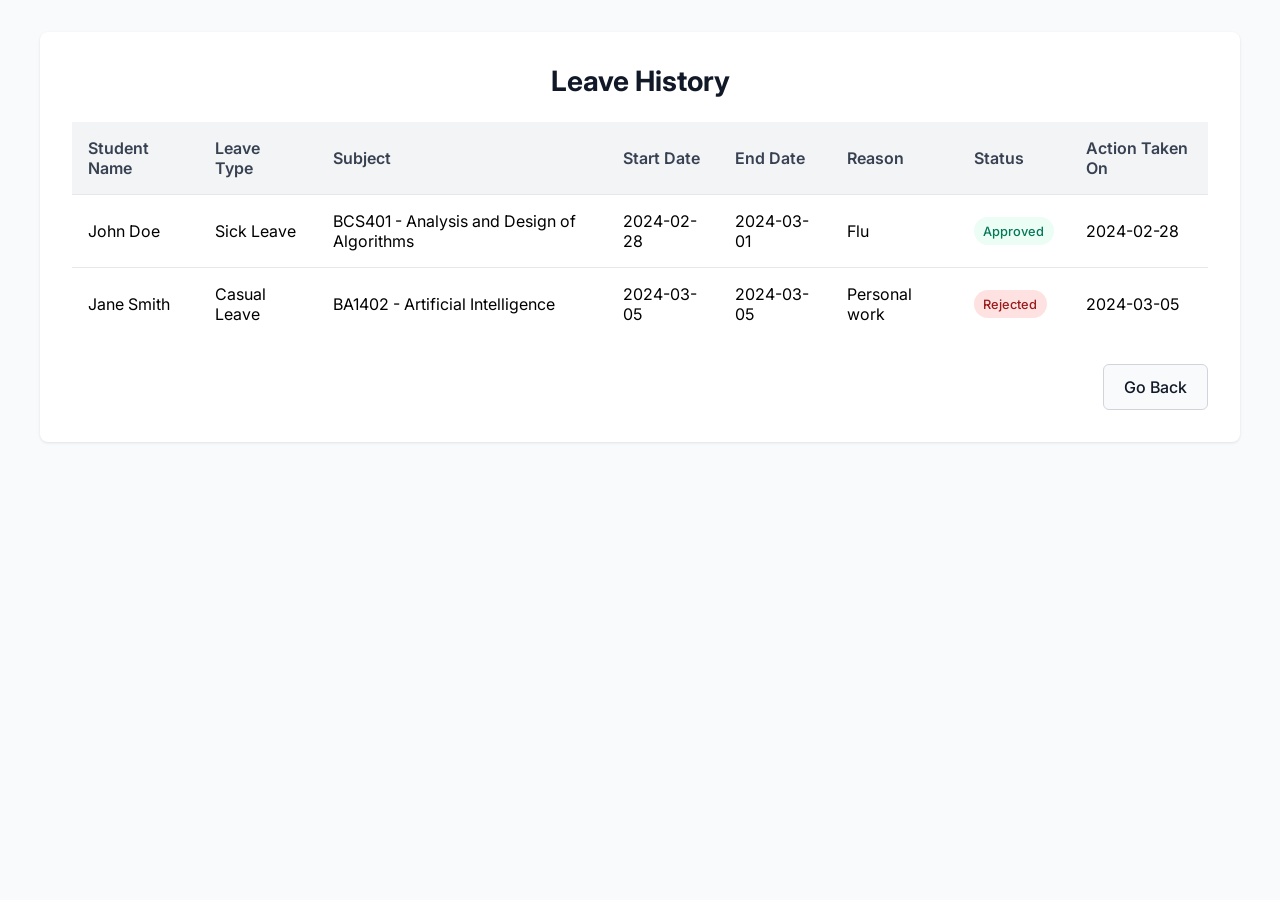
<file: templates/faculty/leave_history.html>
<!DOCTYPE html>
<html lang="en">

<head>
    <meta charset="UTF-8">
    <meta name="viewport" content="width=device-width, initial-scale=1.0">
    <title>Faculty Leave History</title>
    <link href="https://fonts.googleapis.com/css2?family=Inter:wght@400;600;700&display=swap" rel="stylesheet">
    <style>
        /* Reset styles */
        * {
            margin: 0;
            padding: 0;
            box-sizing: border-box;
        }

        body {
            font-family: 'Inter', sans-serif;
            background-color: #f9fafb;
            margin: 0;
            padding: 0;
        }

        .leave-history-container {
            max-width: 1200px;
            margin: 2rem auto;
            padding: 2rem;
            background-color: #ffffff;
            border-radius: 0.5rem;
            box-shadow: 0 1px 3px rgba(0, 0, 0, 0.1);
        }

        .leave-history-title {
            font-size: 1.75rem;
            font-weight: 700;
            color: #111827;
            margin-bottom: 1.5rem;
            text-align: center;
        }

        .leave-history-table {
            width: 100%;
            border-collapse: collapse;
            margin-top: 1rem;
        }

        .leave-history-table th,
        .leave-history-table td {
            padding: 1rem;
            text-align: left;
            border-bottom: 1px solid #e5e7eb;
        }

        .leave-history-table th {
            background-color: #f3f4f6;
            font-weight: 600;
            color: #374151;
        }

        .leave-history-table tbody tr:last-child td {
            border-bottom: none;
        }

        .status-badge {
            display: inline-block;
            padding: 0.4rem 0.6rem;
            border-radius: 9999px;
            font-size: 0.8rem;
            font-weight: 500;
        }

        .status-approved {
            background-color: #ecfdf5;
            color: #047857;
        }

        .status-rejected {
            background-color: #fee2e2;
            color: #991b1b;
        }

        .no-history-message {
            text-align: center;
            color: #6b7280;
            font-size: 1rem;
            margin-top: 2rem;
        }

        .button-container {
            display: flex;
            justify-content: flex-end;
            margin-top: 1.5rem;
        }

        .back-button {
            padding: 0.75rem 1.25rem;
            border: 1px solid #d1d5db;
            border-radius: 0.375rem;
            background-color: #f9fafb;
            color: #111827;
            font-size: 1rem;
            font-weight: 500;
            cursor: pointer;
            text-decoration: none;
            transition: background-color 0.2s ease;
            margin-left: 1rem;
        }

        .back-button:hover {
            background-color: #edf2f7;
        }
    </style>
</head>

<body>
    <div class="leave-history-container">
        <h2 class="leave-history-title">Leave History</h2>
        <table class="leave-history-table">
            <thead>
                <tr>
                    <th>Student Name</th>
                    <th>Leave Type</th>
                    <th>Subject</th>
                    <th>Start Date</th>
                    <th>End Date</th>
                    <th>Reason</th>
                    <th>Status</th>
                    <th>Action Taken On</th>
                </tr>
            </thead>
            <tbody>
                <tr>
                    <td>John Doe</td>
                    <td>Sick Leave</td>
                    <td>BCS401 - Analysis and Design of Algorithms</td>
                    <td>2024-02-28</td>
                    <td>2024-03-01</td>
                    <td>Flu</td>
                    <td><span class="status-badge status-approved">Approved</span></td>
                    <td>2024-02-28</td>
                </tr>
                <tr>
                    <td>Jane Smith</td>
                    <td>Casual Leave</td>
                    <td>BA1402 - Artificial Intelligence</td>
                    <td>2024-03-05</td>
                    <td>2024-03-05</td>
                    <td>Personal work</td>
                    <td><span class="status-badge status-rejected">Rejected</span></td>
                    <td>2024-03-05</td>
                </tr>
                </tbody>
        </table>
        <p class="no-history-message" style="display: none;">No leave history found.</p>
        <div class="button-container">
            <a href="/templates/faculty/faculty_dashboard.html" class="back-button">Go Back</a>
        </div>
    </div>
    <!-- <script src="/static/js/leave_history.js"></script> -->
</body>

</html>
</file>
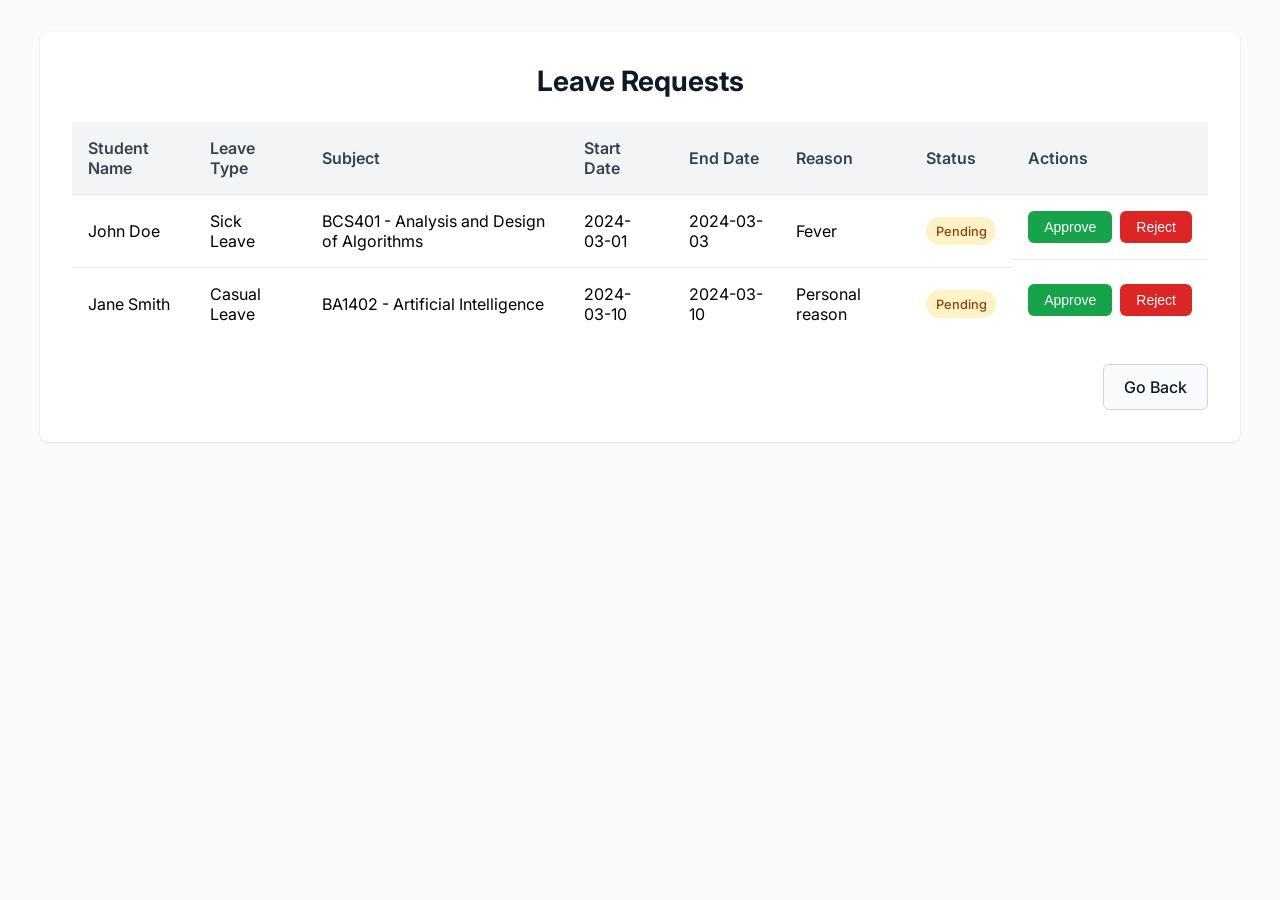
<file: templates/faculty/leave_requests.html>
<!DOCTYPE html>
<html lang="en">

<head>
    <meta charset="UTF-8">
    <meta name="viewport" content="width=device-width, initial-scale=1.0">
    <title>View Leave Requests</title>
    <link href="https://fonts.googleapis.com/css2?family=Inter:wght@400;600;700&display=swap" rel="stylesheet">
    <style>
        /* Reset styles */
        * {
            margin: 0;
            padding: 0;
            box-sizing: border-box;
        }

        body {
            font-family: 'Inter', sans-serif;
            background-color: #f9fafb;
            margin: 0;
            padding: 0;
        }

        .leave-requests-container {
            max-width: 1200px;
            margin: 2rem auto;
            padding: 2rem;
            background-color: #ffffff;
            border-radius: 0.5rem;
            box-shadow: 0 1px 3px rgba(0, 0, 0, 0.1);
        }

        .leave-requests-title {
            font-size: 1.75rem;
            font-weight: 700;
            color: #111827;
            margin-bottom: 1.5rem;
            text-align: center;
        }

        .leave-requests-table {
            width: 100%;
            border-collapse: collapse;
            margin-top: 1rem;
        }

        .leave-requests-table th,
        .leave-requests-table td {
            padding: 1rem;
            text-align: left;
            border-bottom: 1px solid #e5e7eb;
        }

        .leave-requests-table th {
            background-color: #f3f4f6;
            font-weight: 600;
            color: #374151;
        }

        .leave-requests-table tbody tr:last-child td {
            border-bottom: none;
        }

        .status-badge {
            display: inline-block;
            padding: 0.4rem 0.6rem;
            border-radius: 9999px;
            font-size: 0.8rem;
            font-weight: 500;
        }

        .status-pending {
            background-color: #fef3c7;
            color: #92400e;
        }

        .status-approved {
            background-color: #ecfdf5;
            color: #047857;
        }

        .status-rejected {
            background-color: #fee2e2;
            color: #991b1b;
        }

        .action-buttons {
            display: flex;
            justify-content: center;
            gap: 0.5rem;
        }

        .action-button {
            padding: 0.5rem 1rem;
            border: none;
            border-radius: 0.375rem;
            font-size: 0.875rem;
            cursor: pointer;
            transition: background-color 0.2s ease;
        }

        .approve-button {
            background-color: #16a34a;
            color: #ffffff;
        }

        .approve-button:hover {
            background-color: #15803d;
        }

        .reject-button {
            background-color: #dc2626;
            color: #ffffff;
        }

        .reject-button:hover {
            background-color: #b91c1c;
        }

        .no-requests-message {
            text-align: center;
            color: #6b7280;
            font-size: 1rem;
            margin-top: 2rem;
        }

        .button-container {
            display: flex;
            justify-content: flex-end;
            margin-top: 1.5rem;
        }

        .back-button {
            padding: 0.75rem 1.25rem;
            border: 1px solid #d1d5db;
            border-radius: 0.375rem;
            background-color: #f9fafb;
            color: #111827;
            font-size: 1rem;
            font-weight: 500;
            cursor: pointer;
            text-decoration: none;
            transition: background-color 0.2s ease;
            margin-left: 1rem;
        }

        .back-button:hover {
            background-color: #edf2f7;
        }
    </style>
</head>

<body>
    <div class="leave-requests-container">
        <h2 class="leave-requests-title">Leave Requests</h2>
        <table class="leave-requests-table">
            <thead>
                <tr>
                    <th>Student Name</th>
                    <th>Leave Type</th>
                    <th>Subject</th>
                    <th>Start Date</th>
                    <th>End Date</th>
                    <th>Reason</th>
                    <th>Status</th>
                    <th>Actions</th>
                </tr>
            </thead>
            <tbody>
                <tr>
                    <td>John Doe</td>
                    <td>Sick Leave</td>
                    <td>BCS401 - Analysis and Design of Algorithms</td>
                    <td>2024-03-01</td>
                    <td>2024-03-03</td>
                    <td>Fever</td>
                    <td><span class="status-badge status-pending">Pending</span></td>
                    <td class="action-buttons">
                        <button class="action-button approve-button">Approve</button>
                        <button class="action-button reject-button">Reject</button>
                    </td>
                </tr>
                <tr>
                    <td>Jane Smith</td>
                    <td>Casual Leave</td>
                    <td>BA1402 - Artificial Intelligence</td>
                    <td>2024-03-10</td>
                    <td>2024-03-10</td>
                    <td>Personal reason</td>
                    <td><span class="status-badge status-pending">Pending</span></td>
                    <td class="action-buttons">
                        <button class="action-button approve-button">Approve</button>
                        <button class="action-button reject-button">Reject</button>
                    </td>
                </tr>
                </tbody>
        </table>
        <p class="no-requests-message" style="display: none;">No leave requests found.</p>
        <div class="button-container">
            <a href="/templates/faculty/faculty_dashboard.html" class="back-button">Go Back</a>
        </div>
    </div>
    <!-- <script src="/static/js/leave_requests.js"></script> -->
</body>

</html>
</file>
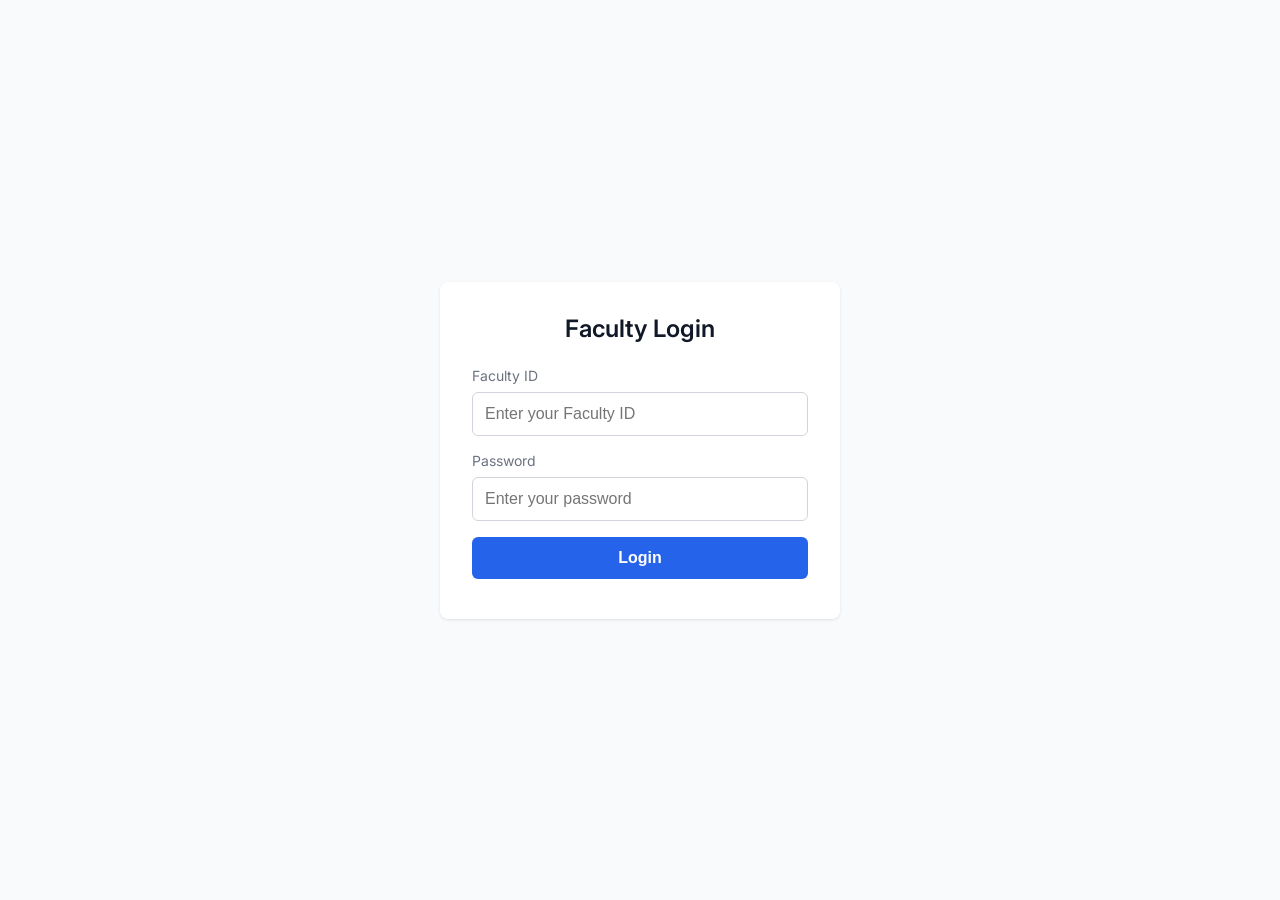
<file: templates/login/faculty_login.html>
<!DOCTYPE html>
<html lang="en">

<head>
    <meta charset="UTF-8">
    <meta name="viewport" content="width=device-width, initial-scale=1.0">
    <title>Faculty Login</title>
    <link href="https://fonts.googleapis.com/css2?family=Inter:wght@400;600;700&display=swap" rel="stylesheet">
    <style>
        /* Reset styles */
        * {
            margin: 0;
            padding: 0;
            box-sizing: border-box;
        }

        body {
            font-family: 'Inter', sans-serif;
            background-color: #f9fafb;
            display: flex;
            justify-content: center;
            align-items: center;
            height: 100vh;
            margin: 0;
        }

        .login-container {
            background-color: #ffffff;
            border-radius: 0.5rem;
            box-shadow: 0 1px 3px rgba(0, 0, 0, 0.1);
            padding: 2rem;
            width: 100%;
            max-width: 400px;
        }

        .login-title {
            font-size: 1.5rem;
            font-weight: 600;
            color: #111827;
            margin-bottom: 1.5rem;
            text-align: center;
        }

        .form-group {
            margin-bottom: 1rem;
        }

        .form-label {
            display: block;
            font-size: 0.875rem;
            color: #6b7280;
            margin-bottom: 0.5rem;
        }

        .form-input {
            width: 100%;
            padding: 0.75rem;
            border-radius: 0.375rem;
            border: 1px solid #d1d5db;
            font-size: 1rem;
            color: #111827;
            outline: none;
        }

        .form-input:focus {
            border-color: #2563eb;
            box-shadow: 0 0 0 3px rgba(39, 100, 240, 0.15);
        }

        .login-button {
            width: 100%;
            padding: 0.75rem;
            border-radius: 0.375rem;
            background-color: #2563eb;
            color: #ffffff;
            font-size: 1rem;
            font-weight: 600;
            border: none;
            cursor: pointer;
            transition: background-color 0.2s ease;
        }

        .login-button:hover {
            background-color: #1e40af;
        }

        .login-button:focus {
            box-shadow: 0 0 0 3px rgba(39, 100, 240, 0.15);
        }

        .error-message {
            color: #f43f5e;
            font-size: 0.875rem;
            margin-top: 0.5rem;
        }

        .text-center {
            text-align: center;
        }
    </style>
</head>

<body>
    <div class="login-container">
        <h2 class="login-title">Faculty Login</h2>
        <form id="login-form">
            <div class="form-group">
                <label for="facultyId" class="form-label">Faculty ID</label>
                <input type="text" id="facultyId" name="facultyId" class="form-input" placeholder="Enter your Faculty ID">
                <div id="facultyId-error" class="error-message"></div>
            </div>
            <div class="form-group">
                <label for="password" class="form-label">Password</label>
                <input type="password" id="password" name="password" class="form-input" placeholder="Enter your password">
                <div id="password-error" class="error-message"></div>
            </div>
            <button type="submit" class="login-button">Login</button>
        </form>
        <div id="login-error" class="error-message text-center"></div>
    </div>
    <script>
        const loginForm = document.getElementById('login-form');
        const facultyIdInput = document.getElementById('facultyId');
        const passwordInput = document.getElementById('password');
        const facultyIdError = document.getElementById('facultyId-error');
        const passwordError = document.getElementById('password-error');
        const loginError = document.getElementById('login-error');

        loginForm.addEventListener('submit', (event) => {
            event.preventDefault();
            let isValid = true;

            // Reset error messages
            facultyIdError.textContent = '';
            passwordError.textContent = '';
            loginError.textContent = '';

            // Client-side validation
            if (!facultyIdInput.value.trim()) {
                facultyIdError.textContent = 'Faculty ID is required';
                isValid = false;
            }
            if (!passwordInput.value.trim()) {
                passwordError.textContent = 'Password is required';
                isValid = false;
            }

            if (isValid) {
                // Simulate login (replace with actual fetch)
                setTimeout(() => {
                    //  In a real application, you would send this data to your Flask backend
                    //  using the fetch API.
                    if (facultyIdInput.value === '123' && passwordInput.value === 'password') {
                        //  Successful login
                        window.location.href = '/templates/faculty/faculty_dashboard.html'; //  Placeholder
                    } else {
                        loginError.textContent = 'Invalid credentials. Please try again.';
                    }
                }, 1000); // Simulate 1 second delay
            }
        });
    </script>
</body>

</html>
</file>
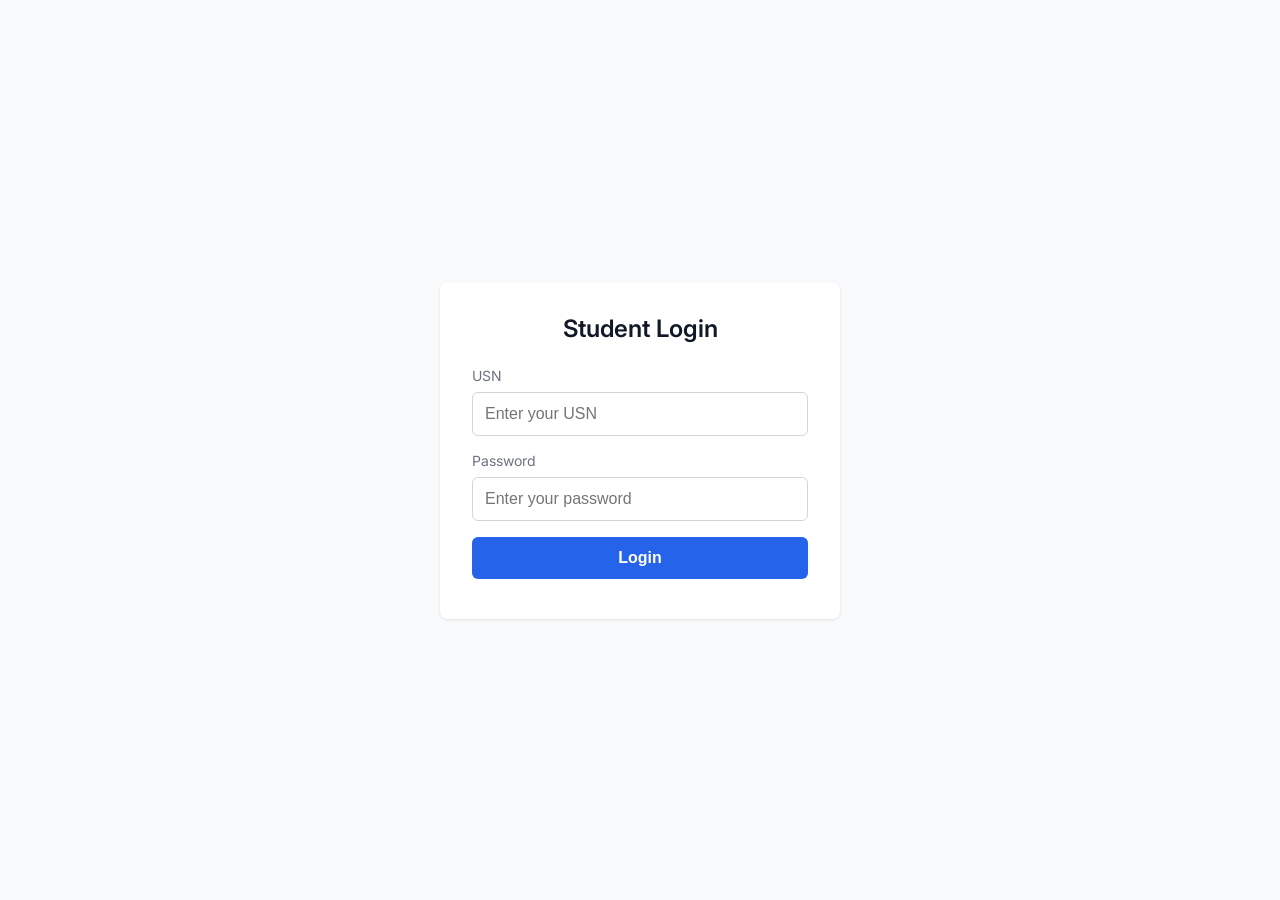
<file: templates/login/student_login.html>
<!DOCTYPE html>
<html lang="en">
<head>
    <meta charset="UTF-8">
    <meta name="viewport" content="width=device-width, initial-scale=1.0">
    <title>Student Login</title>
    <link href="https://fonts.googleapis.com/css2?family=Inter:wght@400;600;700&display=swap" rel="stylesheet">
    <style>
        /* Reset styles */
        * {
            margin: 0;
            padding: 0;
            box-sizing: border-box;
        }

        body {
            font-family: 'Inter', sans-serif;
            background-color: #f9fafb;
            display: flex;
            justify-content: center;
            align-items: center;
            height: 100vh;
            margin: 0;
        }

        .login-container {
            background-color: #ffffff;
            border-radius: 0.5rem;
            box-shadow: 0 1px 3px rgba(0, 0, 0, 0.1);
            padding: 2rem;
            width: 100%;
            max-width: 400px;
        }

        .login-title {
            font-size: 1.5rem;
            font-weight: 600;
            color: #111827;
            margin-bottom: 1.5rem;
            text-align: center;
        }

        .form-group {
            margin-bottom: 1rem;
        }

        .form-label {
            display: block;
            font-size: 0.875rem;
            color: #6b7280;
            margin-bottom: 0.5rem;
        }

        .form-input {
            width: 100%;
            padding: 0.75rem;
            border-radius: 0.375rem;
            border: 1px solid #d1d5db;
            font-size: 1rem;
            color: #111827;
            outline: none;
        }

        .form-input:focus {
            border-color: #2563eb;
            box-shadow: 0 0 0 3px rgba(39, 100, 240, 0.15);
        }

        .login-button {
            width: 100%;
            padding: 0.75rem;
            border-radius: 0.375rem;
            background-color: #2563eb;
            color: #ffffff;
            font-size: 1rem;
            font-weight: 600;
            border: none;
            cursor: pointer;
            transition: background-color 0.2s ease;
        }

        .login-button:hover {
            background-color: #1e40af;
        }

        .login-button:focus {
            box-shadow: 0 0 0 3px rgba(39, 100, 240, 0.15);
        }

        .error-message {
            color: #f43f5e;
            font-size: 0.875rem;
            margin-top: 0.5rem;
        }

        .text-center {
            text-align: center;
        }
    </style>
</head>
<body>
    <div class="login-container">
        <h2 class="login-title">Student Login</h2>
        <form id="login-form">
            <div class="form-group">
                <label for="usn" class="form-label">USN</label>
                <input type="text" id="usn" name="usn" class="form-input" placeholder="Enter your USN">
                <div id="usn-error" class="error-message"></div>
            </div>
            <div class="form-group">
                <label for="password" class="form-label">Password</label>
                <input type="password" id="password" name="password" class="form-input" placeholder="Enter your password">
                <div id="password-error" class="error-message"></div>
            </div>
            <button type="submit" class="login-button">Login</button>
        </form>
        <div id="login-error" class="error-message text-center"></div>
    </div>
    <script>
        const loginForm = document.getElementById('login-form');
        const usnInput = document.getElementById('usn');
        const passwordInput = document.getElementById('password');
        const usnError = document.getElementById('usn-error');
        const passwordError = document.getElementById('password-error');
        const loginError = document.getElementById('login-error');

        loginForm.addEventListener('submit', (event) => {
            event.preventDefault();
            let isValid = true;

            // Reset error messages
            usnError.textContent = '';
            passwordError.textContent = '';
            loginError.textContent = '';

            // Client-side validation
            if (!usnInput.value.trim()) {
                usnError.textContent = 'USN is required';
                isValid = false;
            }
            if (!passwordInput.value.trim()) {
                passwordError.textContent = 'Password is required';
                isValid = false;
            }

            if (isValid) {
                // Simulate login (replace with actual fetch)
                setTimeout(() => {
                    //  In a real application, you would send this data to your Flask backend
                    //  using the fetch API.
                    if (usnInput.value === '123' && passwordInput.value === 'password') {
                        //  Successful login -  In a real app, redirect based on the user role.
                        window.location.href = "/templates/student/dashboard.html"; //  Placeholder
                    } else {
                        loginError.textContent = 'Invalid credentials. Please try again.';
                    }
                }, 1000); // Simulate 1 second delay
            }
        });
    </script>
</body>
</html>
</file>
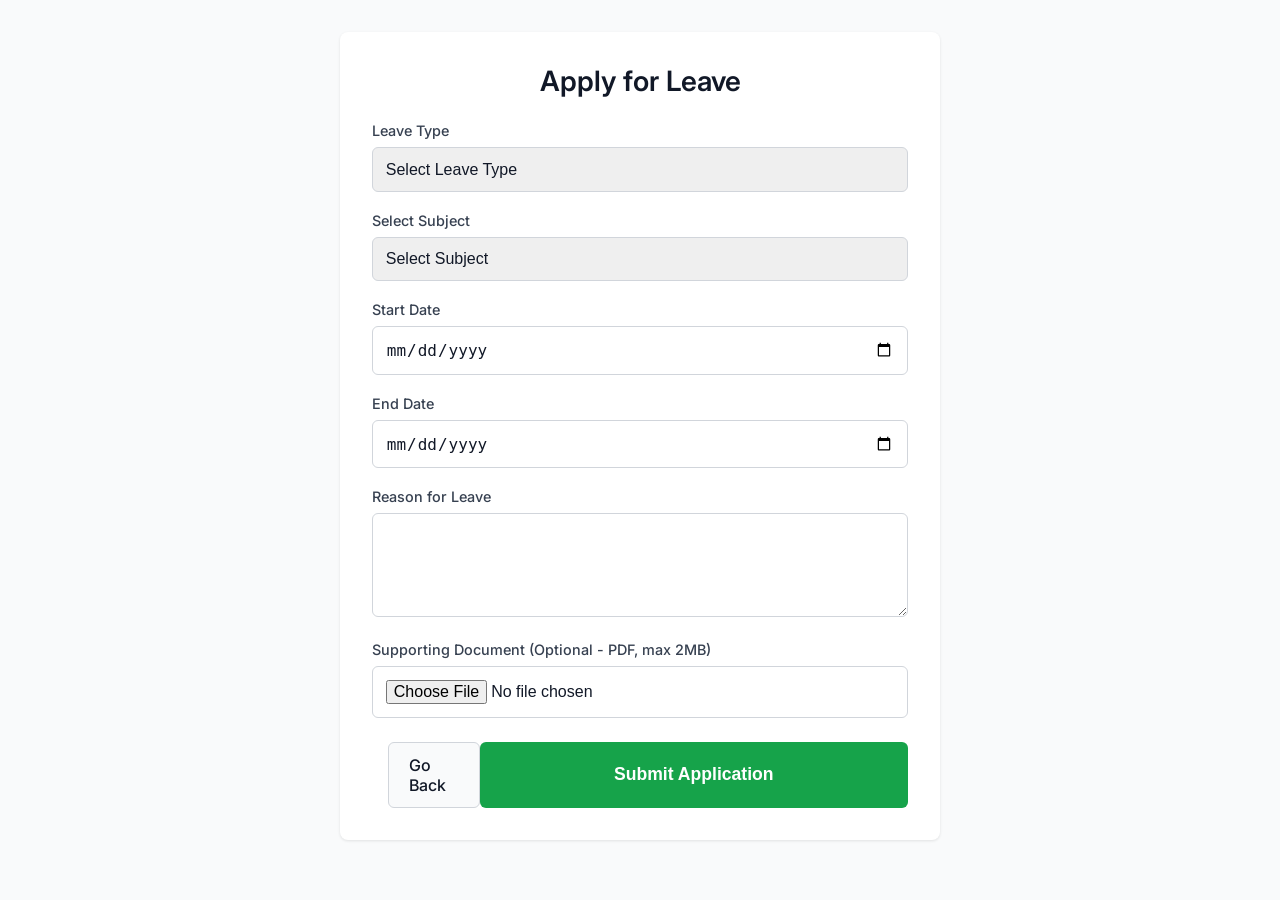
<file: templates/student/apply_leave.html>
<!DOCTYPE html>
<html lang="en">
<head>
    <meta charset="UTF-8">
    <meta name="viewport" content="width=device-width, initial-scale=1.0">
    <title>Apply for Leave</title>
    <link href="https://fonts.googleapis.com/css2?family=Inter:wght@400;600;700&display=swap" rel="stylesheet">
    <style>
        /* Reset styles */
        * {
            margin: 0;
            padding: 0;
            box-sizing: border-box;
        }

        body {
            font-family: 'Inter', sans-serif;
            background-color: #f9fafb;
            margin: 0;
            padding: 2rem;
            display: flex;
            justify-content: center;
            align-items: flex-start; /* Align form to the top for better visibility */
            min-height: 100vh;
        }

        .apply-leave-container {
            background-color: #ffffff;
            border-radius: 0.5rem;
            box-shadow: 0 1px 3px rgba(0, 0, 0, 0.1);
            padding: 2rem;
            width: 100%;
            max-width: 600px; /* Increased max-width for form */
        }

        .apply-leave-title {
            font-size: 1.75rem;
            font-weight: 600;
            color: #111827;
            margin-bottom: 1.5rem;
            text-align: center;
        }

        .form-group {
            margin-bottom: 1.25rem; /* Increased margin */
        }

        .form-label {
            display: block;
            font-size: 0.9rem; /* Slightly larger label */
            color: #374151; /* Darker gray */
            margin-bottom: 0.5rem;
            font-weight: 500;
        }

        .form-input,
        .form-select,
        .form-textarea {
            width: 100%;
            padding: 0.8rem; /* Increased padding */
            border-radius: 0.375rem;
            border: 1px solid #d1d5db;
            font-size: 1rem;
            color: #111827;
            outline: none;
            box-sizing: border-box;
        }

        .form-input:focus,
        .form-select:focus,
        .form-textarea:focus {
            border-color: #2563eb;
            box-shadow: 0 0 0 3px rgba(39, 100, 240, 0.15);
        }

        .form-select {
            appearance: none; /* Remove default arrow */
            background-image: url('data:image/svg+xml;charset=UTF-8,<svg fill="%23374151" viewBox="0 0 20 20"><path d="M7 7l3-3 3 3m0 6l-3 3-3-3"/></svg>');
            background-repeat: no-repeat;
            background-position: right 0.75rem center;
            background-size: 1rem 1rem;
        }

        .form-textarea {
            min-height: 100px;
        }

        .submit-button {
            width: 100%;
            padding: 1rem; /* Increased padding */
            border-radius: 0.375rem;
            background-color: #16a34a; /* Green submit button */
            color: #ffffff;
            font-size: 1.1rem; /* Slightly larger font */
            font-weight: 600;
            border: none;
            cursor: pointer;
            transition: background-color 0.2s ease;
        }

        .submit-button:hover {
            background-color: #15803d; /* Darker green */
        }

        .submit-button:focus {
            box-shadow: 0 0 0 3px rgba(21, 128, 61, 0.15);
        }

        .button-container {
            display: flex;
            justify-content: flex-end;
            margin-top: 1.5rem;
        }

        .back-button {
            padding: 0.75rem 1.25rem;
            border: 1px solid #d1d5db;
            border-radius: 0.375rem;
            background-color: #f9fafb;
            color: #111827;
            font-size: 1rem;
            font-weight: 500;
            cursor: pointer;
            text-decoration: none;
            transition: background-color 0.2s ease;
            margin-left: 1rem;
        }

        .back-button:hover {
            background-color: #edf2f7;
        }
    </style>
</head>
<body>
    <div class="apply-leave-container">
        <h2 class="apply-leave-title">Apply for Leave</h2>
        <form id="apply-leave-form">
            <div class="form-group">
                <label for="leaveType" class="form-label">Leave Type</label>
                <select id="leaveType" name="leaveType" class="form-select" required>
                    <option value="">Select Leave Type</option>
                    <option value="sick">Sick Leave</option>
                    <option value="casual">Casual Leave</option>
                    <option value="medical">Medical Leave</option>
                    <option value="other">Other</option>
                </select>
            </div>
            <div class="form-group">
                <label for="subject" class="form-label">Select Subject</label>
                <select id="subject" name="subject" class="form-select" required>
                    <option value="">Select Subject</option>
                    <option value="BCS401">BCS401 - Analysis and Design of Algorithms</option>
                    <option value="BA1402">BA1402 - Artificial Intelligence</option>
                    <option value="BCS403">BCS403 - Database Management Systems</option>
                    <option value="BCS405A">BCS405A - Discrete Mathematics</option>
                    <option value="BDS456B">BDS456B - Mongo DB</option>
                </select>
            </div>
            <div class="form-group">
                <label for="startDate" class="form-label">Start Date</label>
                <input type="date" id="startDate" name="startDate" class="form-input" required>
            </div>
            <div class="form-group">
                <label for="endDate" class="form-label">End Date</label>
                <input type="date" id="endDate" name="endDate" class="form-input" required>
            </div>
            <div class="form-group">
                <label for="reason" class="form-label">Reason for Leave</label>
                <textarea id="reason" name="reason" class="form-textarea" rows="4" required></textarea>
            </div>
            <div class="form-group">
                <label for="attachment" class="form-label">Supporting Document (Optional - PDF, max 2MB)</label>
                <input type="file" id="attachment" name="attachment" class="form-input" accept=".pdf" max-size="2097152">
            </div>
            <div class="button-container">
                <a href="/templates/student/dashboard.html" class="back-button">Go Back</a>
                <button type="submit" class="submit-button">Submit Application</button>
            </div>
        </form>
    </div>
    <!-- <script src="/static/js/apply_leave.js"></script> -->
</body>
</html>
</file>
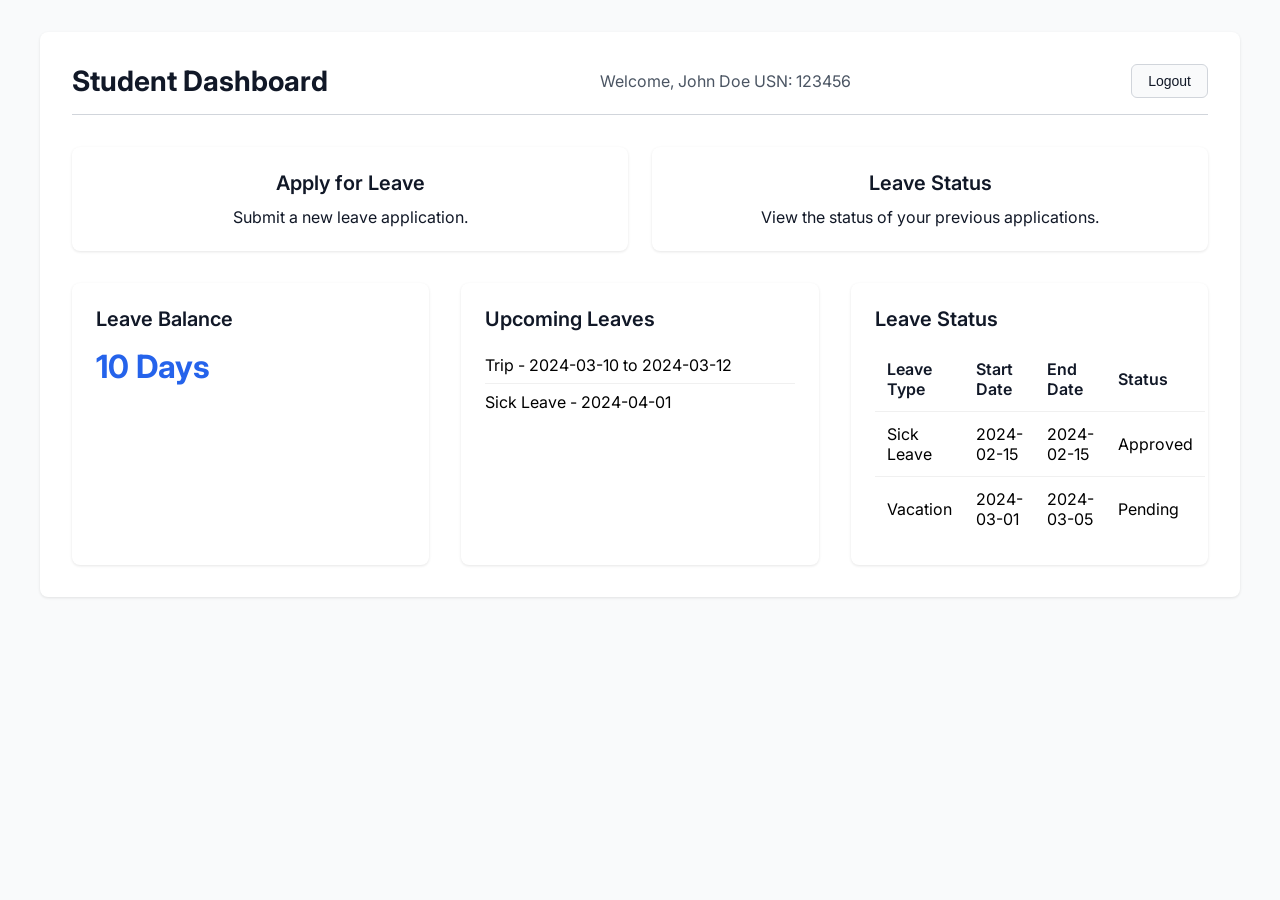
<file: templates/student/dashboard.html>
<!DOCTYPE html>
<html lang="en">

<head>
    <meta charset="UTF-8">
    <meta name="viewport" content="width=device-width, initial-scale=1.0">
    <title>Student Dashboard</title>
    <link href="https://fonts.googleapis.com/css2?family=Inter:wght@400;600;700&display=swap" rel="stylesheet">
    <style>
        /* Reset styles */
        * {
            margin: 0;
            padding: 0;
            box-sizing: border-box;
        }

        body {
            font-family: 'Inter', sans-serif;
            background-color: #f9fafb;
            margin: 0;
            padding: 0;
        }

        .dashboard-container {
            max-width: 1200px;
            margin: 2rem auto;
            padding: 2rem;
            background-color: #ffffff;
            border-radius: 0.5rem;
            box-shadow: 0 1px 3px rgba(0, 0, 0, 0.1);
        }

        .dashboard-header {
            display: flex;
            justify-content: space-between;
            align-items: center;
            margin-bottom: 2rem;
            border-bottom: 1px solid #d1d5db;
            padding-bottom: 1rem;
        }

        .dashboard-title {
            font-size: 1.75rem;
            font-weight: 700;
            color: #111827;
        }

        .user-info {
            font-size: 1rem;
            color: #4b5563;
        }

        .dashboard-actions button,
        .dashboard-actions a {
            padding: 0.5rem 1rem;
            border: 1px solid #d1d5db;
            border-radius: 0.375rem;
            background-color: #f9fafb;
            color: #111827;
            font-size: 0.875rem;
            cursor: pointer;
            text-decoration: none;
            transition: background-color 0.2s ease;
            margin-left: 0.5rem;
        }

        .dashboard-actions button:hover,
        .dashboard-actions a:hover {
            background-color: #edf2f7;
        }

        .navigation-cards {
            display: grid;
            grid-template-columns: repeat(auto-fit, minmax(200px, 1fr));
            grid-gap: 1.5rem;
            margin-bottom: 2rem;
        }

        .nav-card {
            background-color: #ffffff;
            border-radius: 0.5rem;
            box-shadow: 0 1px 3px rgba(0, 0, 0, 0.1);
            padding: 1.5rem;
            text-align: center;
            text-decoration: none;
            color: #111827;
            transition: transform 0.2s ease-in-out;
        }

        .nav-card:hover {
            transform: translateY(-5px);
        }

        .nav-card h3 {
            font-size: 1.25rem;
            font-weight: 600;
            margin-bottom: 0.75rem;
        }

        .dashboard-content {
            display: grid;
            grid-template-columns: repeat(auto-fit, minmax(300px, 1fr));
            grid-gap: 2rem;
        }

        .card {
            background-color: #ffffff;
            border-radius: 0.5rem;
            box-shadow: 0 1px 3px rgba(0, 0, 0, 0.1);
            padding: 1.5rem;
        }

        .card-title {
            font-size: 1.25rem;
            font-weight: 600;
            color: #111827;
            margin-bottom: 1rem;
        }

        .leave-balance {
            font-size: 2rem;
            font-weight: 700;
            color: #2563eb;
        }

        .upcoming-leaves {
            list-style: none;
            padding: 0;
        }

        .upcoming-leaves li {
            padding: 0.5rem 0;
            border-bottom: 1px solid #f0f0f0;
        }

        .upcoming-leaves li:last-child {
            border-bottom: none;
        }

        .leave-status-table {
            width: 100%;
            border-collapse: collapse;
        }

        .leave-status-table th,
        .leave-status-table td {
            padding: 0.75rem;
            text-align: left;
            border-bottom: 1px solid #f0f0f0;
        }

        .leave-status-table th {
            font-weight: 600;
            color: #111827;
        }

        .leave-status-table tbody tr:last-child td {
            border-bottom: none;
        }
    </style>
</head>

<body>
    <div class="dashboard-container">
        <div class="dashboard-header">
            <h1 class="dashboard-title">Student Dashboard</h1>
            <div class="user-info">
                <span>Welcome, John Doe</span>
                <span>USN: 123456</span>
            </div>
            <div class="dashboard-actions">
                <button onclick="logout()">Logout</button>
            </div>
        </div>

        <div class="navigation-cards">
            <a href="/templates/student/apply_leave.html" class="nav-card">
                <h3>Apply for Leave</h3>
                <p>Submit a new leave application.</p>
            </a>
            <a href="/templates/student/leave_status.html" class="nav-card">
                <h3>Leave Status</h3>
                <p>View the status of your previous applications.</p>
            </a>
            </div>

        <div class="dashboard-content">
            <div class="card">
                <h2 class="card-title">Leave Balance</h2>
                <p class="leave-balance">10 Days</p>
            </div>

            <div class="card">
                <h2 class="card-title">Upcoming Leaves</h2>
                <ul class="upcoming-leaves">
                    <li>Trip - 2024-03-10 to 2024-03-12</li>
                    <li>Sick Leave - 2024-04-01</li>
                </ul>
            </div>

            <div class="card">
                <h2 class="card-title">Leave Status</h2>
                <table class="leave-status-table">
                    <thead>
                        <tr>
                            <th>Leave Type</th>
                            <th>Start Date</th>
                            <th>End Date</th>
                            <th>Status</th>
                        </tr>
                    </thead>
                    <tbody>
                        <tr>
                            <td>Sick Leave</td>
                            <td>2024-02-15</td>
                            <td>2024-02-15</td>
                            <td>Approved</td>
                        </tr>
                        <tr>
                            <td>Vacation</td>
                            <td>2024-03-01</td>
                            <td>2024-03-05</td>
                            <td>Pending</td>
                        </tr>
                    </tbody>
                </table>
            </div>
        </div>
    </div>
    <script src="/static/js/student_dashboard.js"></script>
</body>

</html>
</file>
